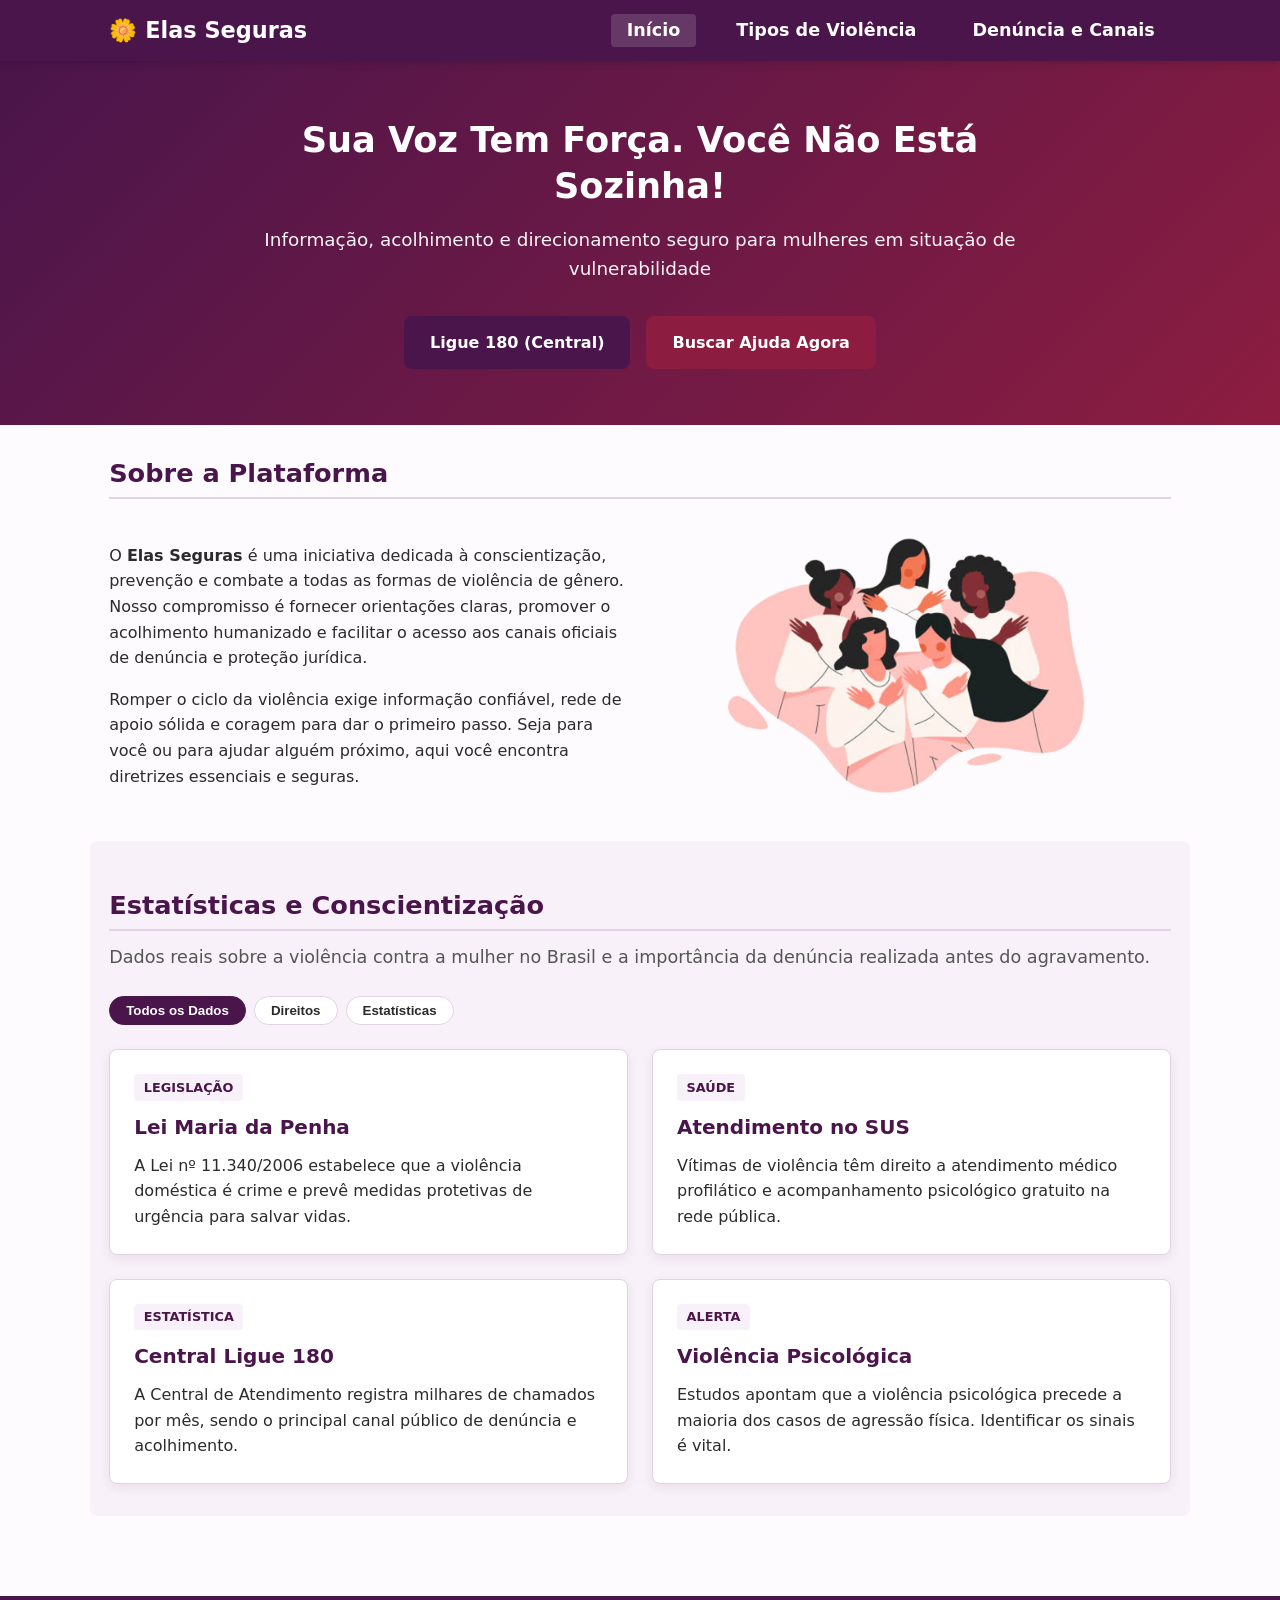
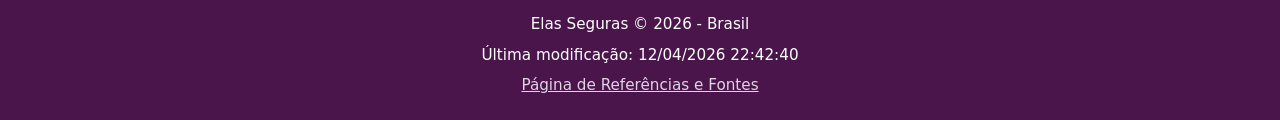
<file: projeto/index.html>
<!------------------------------------------
   Projeto: Elas Seguras
   Curso: WDD 131 - Fundamentos da Web Dinâmica
   Autor: Caroline Marques Morais Cardoso
------------------------------------------->

<!DOCTYPE html>
<html lang="pt-BR">
<head>
    <meta charset="UTF-8">
    <meta name="viewport" content="width=device-width, initial-scale=1.0">
    <meta name="description" content="Elas Seguras - Plataforma de informação, acolhimento e suporte para o enfrentamento da violência contra a mulher.">
    <meta name="author" content="Caroline Marques Morais Cardoso">
    <title>🌼 Elas Seguras</title>
    <link rel="stylesheet" href="estilo/projeto.css">
    <script src="scripts/projeto-final.js" defer></script>
</head>
<body>
    <header class="site-header">
        <div class="header-container">
            <div class="logo-container">
                <span class="logo-icon">🌼</span>
                <span class="logo-text">Elas Seguras</span>
            </div>
            <button class="hamburger-btn" id="hamburgerBtn" aria-label="Abrir menu de navegação">
                <span></span>
                <span></span>
                <span></span>
            </button>
            <nav class="nav-menu" id="navMenu">
                <ul>
                    <li><a href="index.html" class="active">Início</a></li>
                    <li><a href="tipos.html">Tipos de Violência</a></li>
                    <li><a href="denuncia.html">Denúncia e Canais</a></li>
                </ul>
            </nav>
        </div>
    </header>

    <main class="main-content">
        <section class="hero-banner">
            <div class="hero-overlay">
                <h1>Sua Voz Tem Força. Você Não Está Sozinha!</h1>
                <p>Informação, acolhimento e direcionamento seguro para mulheres em situação de vulnerabilidade</p>
                <div class="hero-actions">
                    <a href="https://www.gov.br/mulheres/pt-br/ligue180" class="btn btn-primary">Ligue 180 (Central)</a>
                    <a href="denuncia.html" class="btn btn-secondary">Buscar Ajuda Agora</a>
                </div>
            </div>
        </section>

        <section class="section-container">
            <h2>Sobre a Plataforma</h2>
            <div class="grid-2col">
                <div class="content-block">
                    <p>O <strong>Elas Seguras</strong> é uma iniciativa dedicada à conscientização, prevenção e combate a todas as formas de violência de gênero. Nosso compromisso é fornecer orientações claras, promover o acolhimento humanizado e facilitar o acesso aos canais oficiais de denúncia e proteção jurídica.</p>
                    <p>Romper o ciclo da violência exige informação confiável, rede de apoio sólida e coragem para dar o primeiro passo. Seja para você ou para ajudar alguém próximo, aqui você encontra diretrizes essenciais e seguras.</p>
                </div>
                <div class="image-block">
                    <img src="imagens/hero-imagem.png" alt="Ilustração de apoio e união entre mulheres" width="500" height="300" loading="lazy">
                </div>
            </div>
        </section>

        <section class="section-container bg-light">
            <h2>Estatísticas e Conscientização</h2>
            <p class="section-intro">Dados reais sobre a violência contra a mulher no Brasil e a importância da denúncia realizada antes do agravamento.</p>
            
            <div class="filter-controls">
                <button class="btn-filter active" data-filter="todos">Todos os Dados</button>
                <button class="btn-filter" data-filter="direitos">Direitos</button>
                <button class="btn-filter" data-filter="dados">Estatísticas</button>
            </div>

            <div id="cardsGrid" class="cards-grid">
            </div>
        </section>
    </main>

    <footer>
        <div class="footer-container">
            <p>Elas Seguras &copy; <span id="anoAtual"></span> - Brasil</p>
            <p>Última modificação: <span id="ultimaModificacao"></span></p>
            <p class="footer-links"><a href="referencias.html">Página de Referências e Fontes</a></p>
        </div>
    </footer>
</body>
</html>
</file>
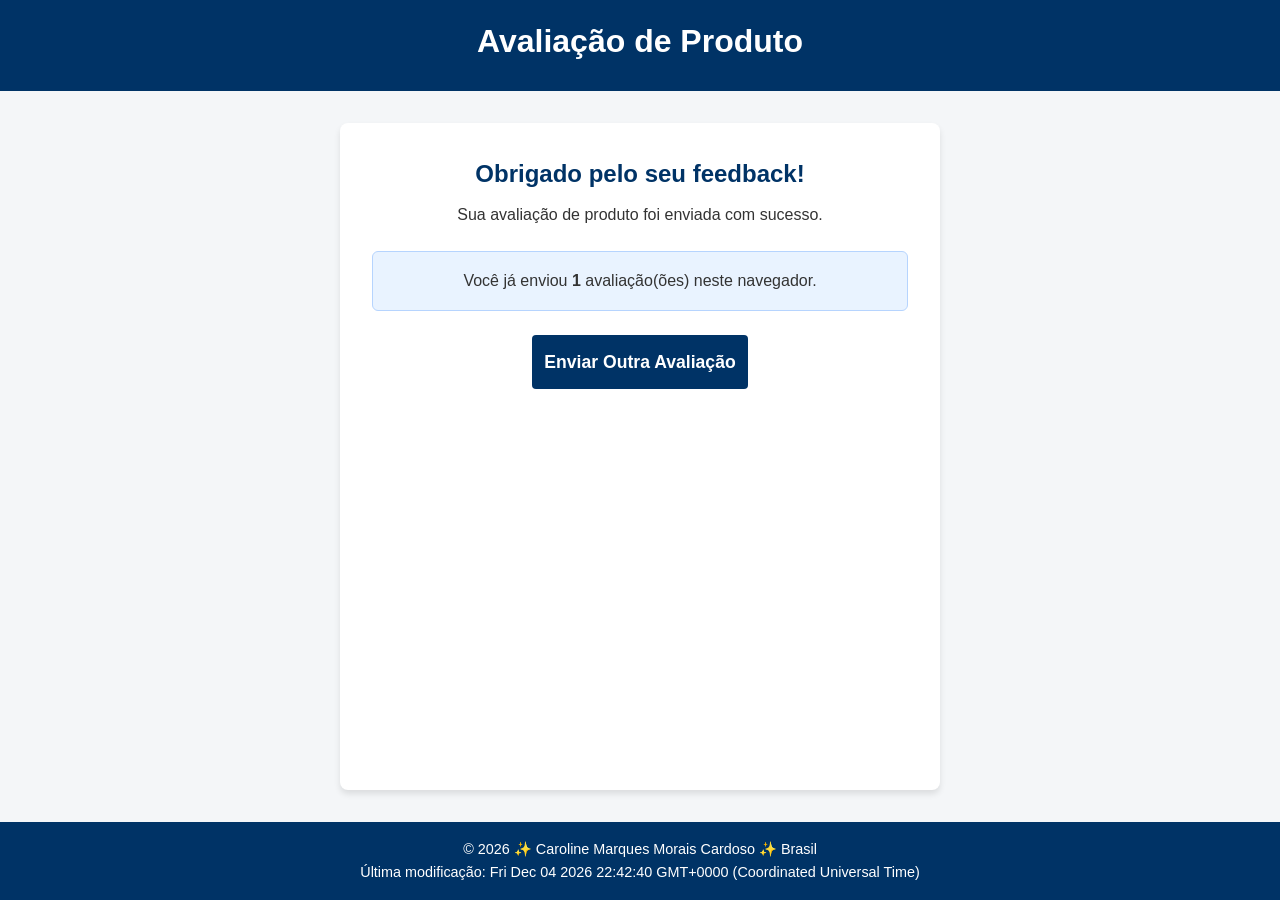
<file: avaliacao.html>
<!DOCTYPE html>
<html lang="pt-BR">
<head>
    <meta charset="UTF-8">
    <meta name="viewport" content="width=device-width, initial-scale=1.0">
    <meta name="description" content="Confirmação de Avaliação Enviada - WDD 131">
    <meta name="author" content="Caroline Marques Morais">
    <title>Obrigado pela Avaliação | WDD 131</title>
    <link rel="stylesheet" href="estilos/formulario.css">
    <script src="scripts/avaliacao.js" defer></script>
</head>
<body>
    <header>
        <h1>Avaliação de Produto</h1>
    </header>

    <main class="confirmation">
        <h2>Obrigado pelo seu feedback!</h2>
        <p>Sua avaliação de produto foi enviada com sucesso.</p>
        
        <div class="counter-box">
            <p>Você já enviou <strong id="review-count">0</strong> avaliação(ões) neste navegador.</p>
        </div>

        <a href="formulario.html" class="btn-back">Enviar Outra Avaliação</a>
    </main>

    <footer>
        <p>&copy; <span id="anoAtual"></span> ✨ Caroline Marques Morais Cardoso ✨ Brasil </p>
        <p> Última modificação: <span id="ultimaModificacao"></span></p>
    </footer>
</body>
</html>
</file>
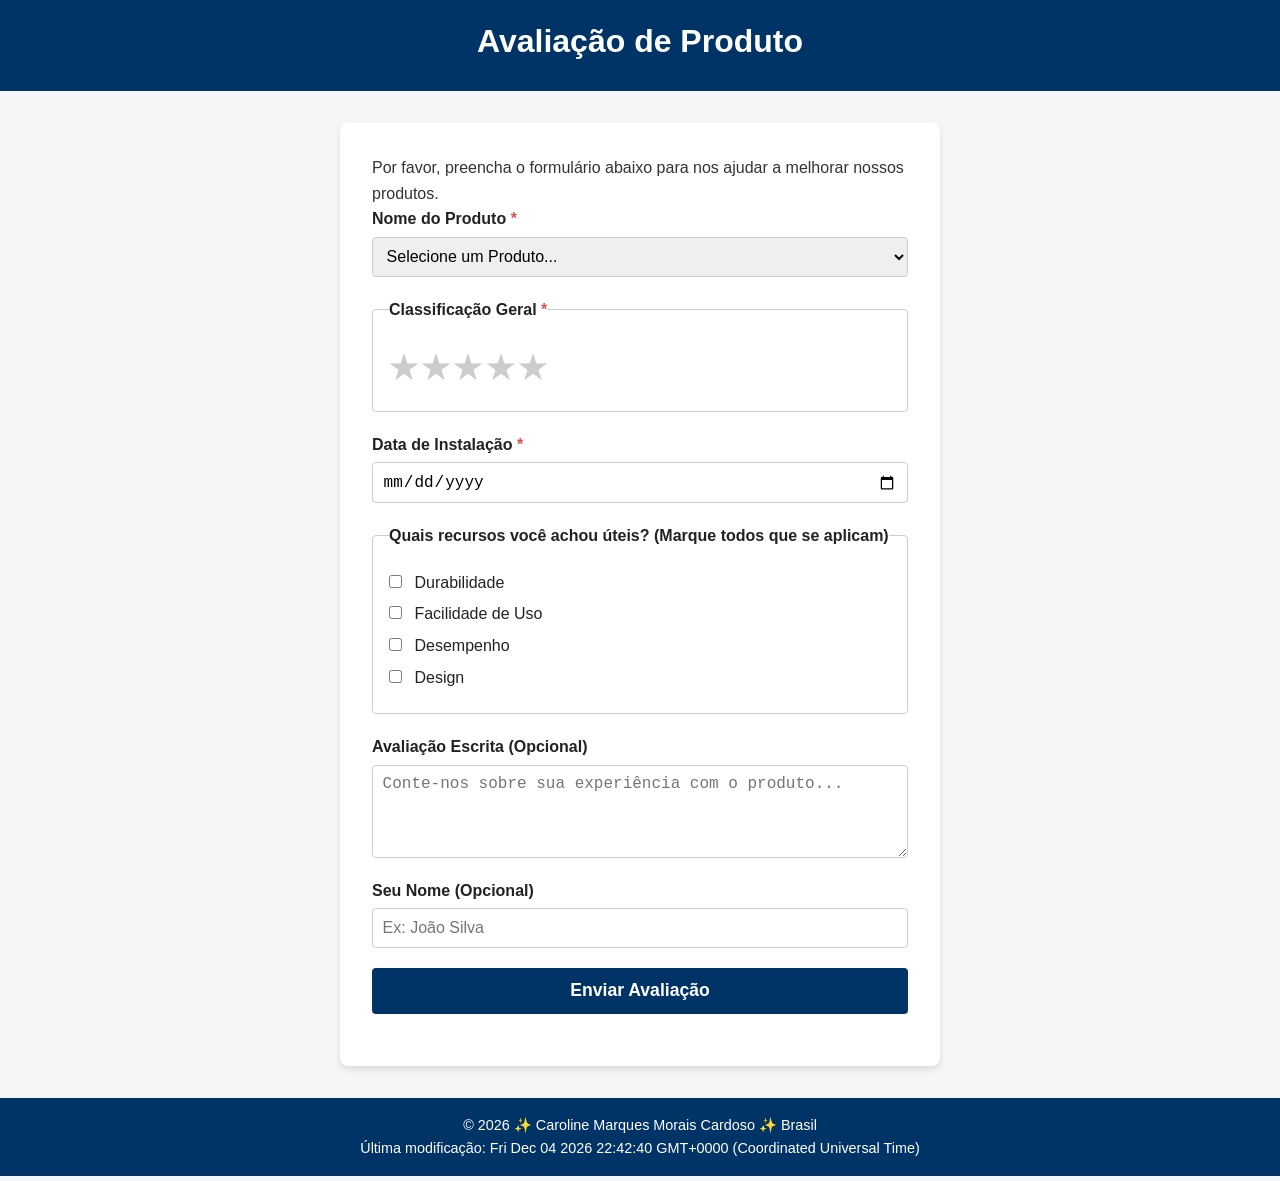
<file: formulario.html>
<!DOCTYPE html>
<html lang="pt-BR">
<head>
    <meta charset="UTF-8">
    <meta name="viewport" content="width=device-width, initial-scale=1.0">
    <meta name="description" content="Formulário de Avaliação de Produto - WDD 131 - Semana 5 - Caroline Cardoso">
    <meta name="author" content="Caroline Marques Morais">
    <title>Avaliação de Produto | WDD 131</title>
    <link rel="stylesheet" href="estilos/formulario.css">
    <script src="scripts/formulario.js" defer></script>
</head>
<body>
    <header>
        <h1>Avaliação de Produto</h1>
    </header>

    <main>
        <p>Por favor, preencha o formulário abaixo para nos ajudar a melhorar nossos produtos.</p>
        
        <form method="get" action="avaliacao.html" class="wf1">
            
            <div class="form-item">
                <label for="produto">Nome do Produto <span class="required">*</span></label>
                <select id="produto" name="produto" required>
                    <option value="" disabled selected>Selecione um Produto...</option>
                </select>
            </div>

            <fieldset class="form-item rating-fieldset">
                <legend>Classificação Geral <span class="required">*</span></legend>
                <div class="rating">
                    <input type="radio" id="star5" name="classificacao" value="5" required>
                    <label for="star5" title="5 estrelas">&#9733;</label>
                    
                    <input type="radio" id="star4" name="classificacao" value="4" required>
                    <label for="star4" title="4 estrelas">&#9733;</label>
                    
                    <input type="radio" id="star3" name="classificacao" value="3" required>
                    <label for="star3" title="3 estrelas">&#9733;</label>
                    
                    <input type="radio" id="star2" name="classificacao" value="2" required>
                    <label for="star2" title="2 estrelas">&#9733;</label>
                    
                    <input type="radio" id="star1" name="classificacao" value="1" required>
                    <label for="star1" title="1 estrela">&#9733;</label>
                </div>
            </fieldset>

            <div class="form-item">
                <label for="data-instalacao">Data de Instalação <span class="required">*</span></label>
                <input type="date" id="data-instalacao" name="data-instalacao" required>
            </div>

            <fieldset class="form-item checkboxes">
                <legend>Quais recursos você achou úteis? (Marque todos que se aplicam)</legend>
                <label><input type="checkbox" id="recurso-durabilidade" name="recursos" value="durabilidade"> Durabilidade</label>
                <label><input type="checkbox" id="recurso-facilidade" name="recursos" value="facilidade_uso"> Facilidade de Uso</label>
                <label><input type="checkbox" id="recurso-desempenho" name="recursos" value="desempenho"> Desempenho</label>
                <label><input type="checkbox" id="recurso-design" name="recursos" value="design"> Design</label>
            </fieldset>

            <div class="form-item">
                <label for="avaliacao-texto">Avaliação Escrita (Opcional)</label>
                <textarea id="avaliacao-texto" name="avaliacao-texto" rows="4" placeholder="Conte-nos sobre sua experiência com o produto..."></textarea>
            </div>

            <div class="form-item">
                <label for="usuario">Seu Nome (Opcional)</label>
                <input type="text" id="usuario" name="usuario" placeholder="Ex: João Silva">
            </div>

            <div class="form-item">
                <input type="submit" value="Enviar Avaliação" class="submitBtn">
            </div>
        </form>
    </main>

    <footer>
        <p>&copy; <span id="anoAtual"></span> ✨ Caroline Marques Morais Cardoso ✨ Brasil </p>
        <p> Última modificação: <span id="ultimaModificacao"></span></p>
    </footer>
</body>
</html>
</file>
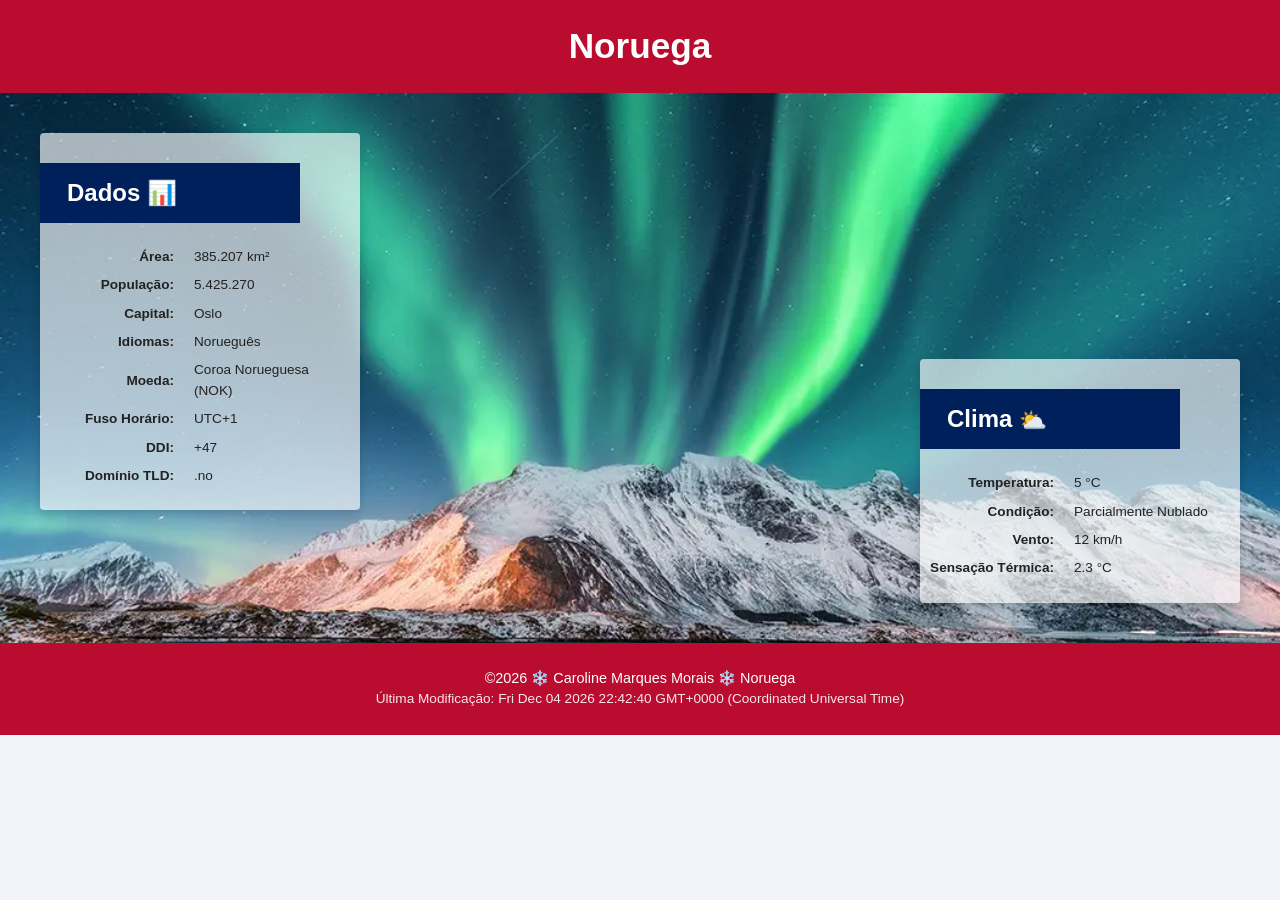
<file: local.html>
<!DOCTYPE html>
<html lang="pt-BR">
<head>
    <meta charset="UTF-8">
    <meta name="viewport" content="width=device-width, initial-scale=1.0">
    <title>Página do País - Noruega</title>
    <meta name="description" content="Página informativa sobre a Noruega, incluindo dados gerais e informações dinâmicas de clima, além de imagens representativas do país.">
    <meta name="author" content="Caroline Marques Morais Cardoso">
    <link rel="stylesheet" href="estilos/local.css">
    <link rel="stylesheet" href="estilos/local-grande.css">
    <script src="scripts/clima.js" defer></script>
</head>
<body>
    <header>
        <h1>Noruega</h1>
    </header>
    
    <div class="divisor"></div>

    <main>
        <section class="hero-container">
            <picture class="hero-image">
                <source srcset="imagens/imagem-principal-grande.webp" media="(min-width: 768px)">
                <img src="imagens/imagem-principal-pequena.webp" alt="Auroras boreais podem ser vistas em locais remotos da Noruega" width="640" height="360">
            </picture>
            <section class="card data-card">
                <div class="card-title-box">
                    <h2>Dados 📊</h2>
                </div>
                <table class="info-table">
                    <tr>
                        <td class="label">Área:</td>
                        <td>385.207 km²</td>
                    </tr>
                    <tr>
                        <td class="label">População:</td>
                        <td>5.425.270</td>
                    </tr>
                    <tr>
                        <td class="label">Capital:</td>
                        <td>Oslo</td>
                    </tr>
                    <tr>
                        <td class="label">Idiomas:</td>
                        <td>Norueguês</td>
                    </tr>
                    <tr>
                        <td class="label">Moeda:</td>
                        <td>Coroa Norueguesa (NOK)</td>
                    </tr>
                    <tr>
                        <td class="label">Fuso Horário:</td>
                        <td>UTC+1</td>
                    </tr>
                    <tr>
                        <td class="label">DDI:</td>
                        <td>+47</td>
                    </tr>
                    <tr>
                        <td class="label">Domínio TLD:</td>
                        <td>.no</td>
                    </tr>
                </table>
            </section>

            <section class="card weather-card">
                <div class="card-title-box">
                    <h2 class="weather-title">Clima</h2>
                </div>
                
                <div class="weather-icon-mobile">
                    <svg xmlns="http://www.w3.org/2000/svg" viewBox="0 0 24 24" width="64" height="64">
                        <path fill="#FFA000" d="M12 6a3 3 0 1 1 0 6 3 3 0 0 1 0-6m0-2a5 5 0 1 0 0 10 5 5 0 0 0 0-10"/>
                        <path fill="#B0BEC5" d="M19.3 14.8C19 12.3 17 10.5 14.5 10.5c-1.2 0-2.3.4-3.2 1.2-.8-.7-1.9-1.2-3.1-1.2C5.9 10.5 4 12.3 3.7 14.8c-1 .3-1.7 1.2-1.7 2.3 0 1.4 1.1 2.4 2.5 2.4h14.9c1.4 0 2.5-1.1 2.5-2.4 0-1.1-.7-2-1.6-2.3"/>
                    </svg>
                </div>

                <table class="info-table">
                    <tr>
                        <td class="label">Temperatura:</td>
                        <td><span id="temp">5</span> °C</td>
                    </tr>
                    <tr>
                        <td class="label">Condição:</td>
                        <td>Parcialmente Nublado</td>
                    </tr>
                    <tr>
                        <td class="label">Vento:</td>
                        <td><span id="wind">12</span> km/h</td>
                    </tr>
                    <tr>
                        <td class="label">Sensação Térmica:</td>
                        <td><span id="windchill"></span></td>
                    </tr>
                </table>
            </section>
        </section>
    </main>

    <footer>
        <p>&copy;<span id="anoAtual"></span> ❄️ Caroline Marques Morais ❄️ Noruega</p>
        <p class="last-modified">Última Modificação: <span id="ultimaModificacao"></span></p>
    </footer>
</body>
</html>
</file>
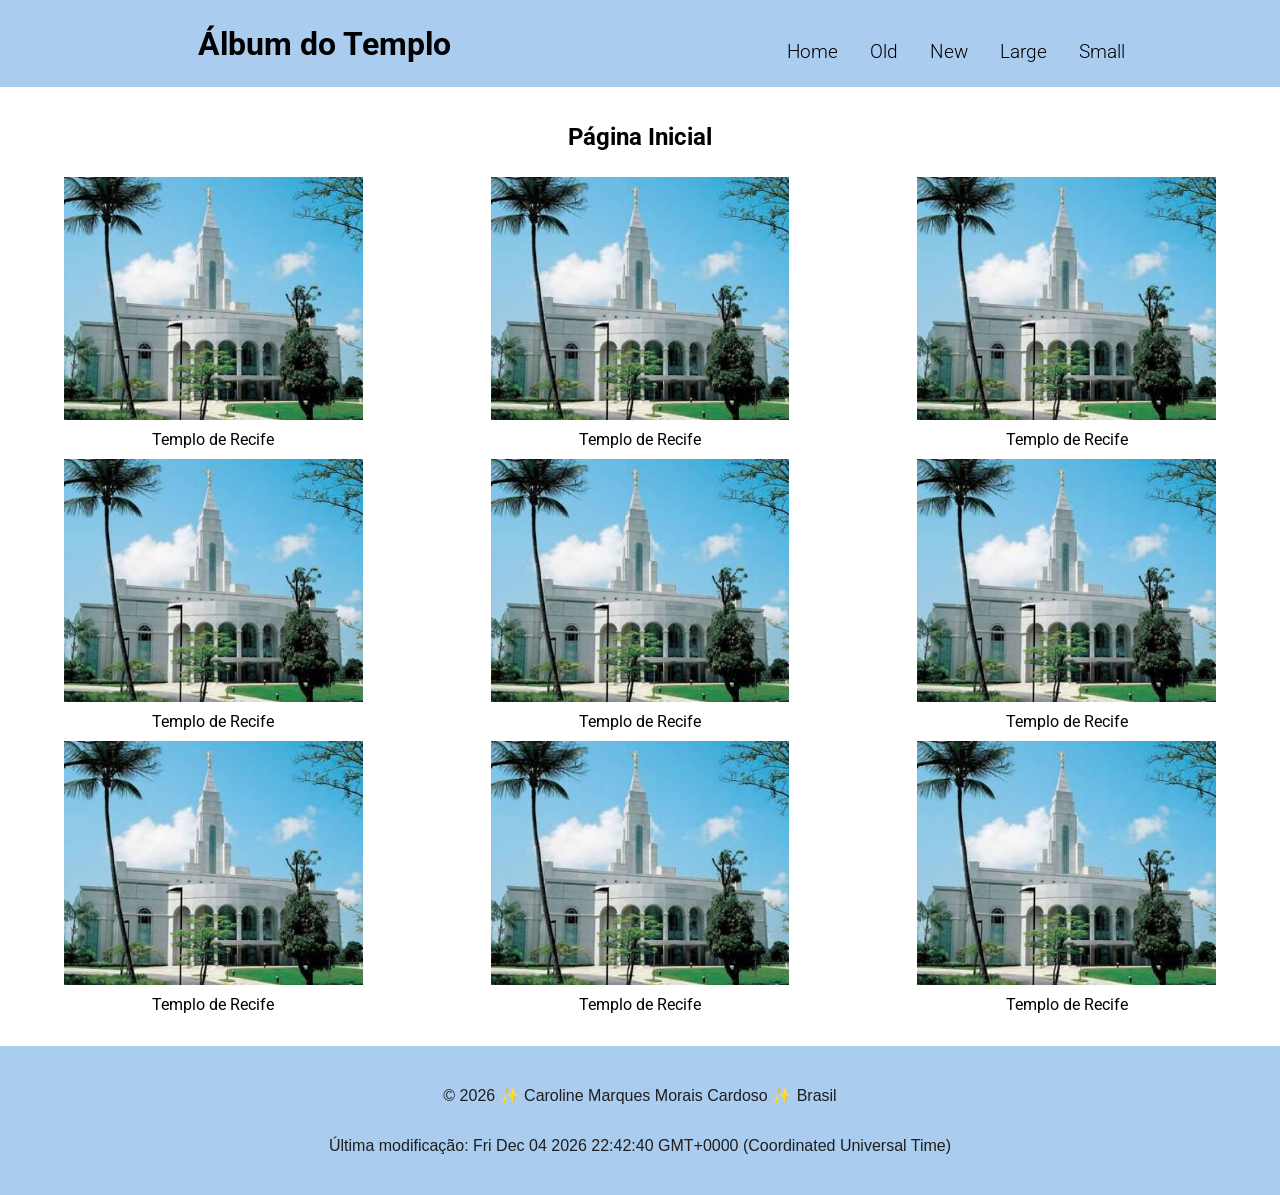
<file: templos.html>
<!DOCTYPE html>
<html lang="pt-BR">

<head>
    <meta charset="UTF-8">
    <meta name="viewport" content="width=device-width, initial-scale=1.0">
    <title>WDD 131 Templos</title>
    <meta name="description" content="Página para apreciar os incriveis templos que temos em todo o mundo.">
    <meta name="author" content="Caroline Marques Morais Cardoso">
    <link rel="preconnect" href="https://fonts.googleapis.com">
    <link rel="preconnect" href="https://fonts.gstatic.com" crossorigin>
    <link href="https://fonts.googleapis.com/css?family=Roboto&display-swap" rel="stylesheet">
    <link rel="stylesheet" href="estilos/templos.css">
    <link rel="stylesheet" href="estilos/templos-grande.css">
    <script src="scripts/templos.js" defer></script>
</head>

<body>
    <header>
        <div class="container">
            <div class="container1">
            <h1>Álbum do Templo</h1>
            <a id="menu" href="#"></a>
            </div>
            <div class="container2">
            <nav>
                <ul class="navigation">
                    <li><a href="#">Home</a></li>
                    <li><a href="#">Old</a></li>
                    <li><a href="#">New</a></li>
                    <li><a href="#">Large</a></li>
                    <li><a href="#">Small</a></li>
                </ul>
            </nav>
            </div>
        </div>
    </header>
    <main>
        <section>
            <h2>Página Inicial</h2>
        <div class="alinhar">
            <figure>
                <img src="imagens/templo.jpg" alt="">
                <figcaption>Templo de Recife</figcaption>
            </figure>
            <figure>
                <img src="imagens/templo.jpg" alt="">
                <figcaption>Templo de Recife</figcaption>
            </figure>
            <figure>
                <img src="imagens/templo.jpg" alt="">
                <figcaption>Templo de Recife</figcaption>
            </figure>
            <figure>
                <img src="imagens/templo.jpg" alt="">
                <figcaption>Templo de Recife</figcaption>
            </figure>
            <figure>
                <img src="imagens/templo.jpg" alt="">
                <figcaption>Templo de Recife</figcaption>
            </figure>
            <figure>
                <img src="imagens/templo.jpg" alt="">
                <figcaption>Templo de Recife</figcaption>
            </figure>
            <figure>
                <img src="imagens/templo.jpg" alt="">
                <figcaption>Templo de Recife</figcaption>
            </figure>
            <figure>
                <img src="imagens/templo.jpg" alt="">
                <figcaption>Templo de Recife</figcaption>
            </figure>
            <figure>
                <img src="imagens/templo.jpg" alt="">
                <figcaption>Templo de Recife</figcaption>
            </figure>
        </div>
        </section>
    </main>
    <footer>
        <p>&copy; <span id="anoAtual"></span> ✨ Caroline Marques Morais Cardoso ✨ Brasil </p>
        <p> Última modificação: <span id="ultimaModificacao"></span></p>
    </footer>

</body>

</html>
</file>
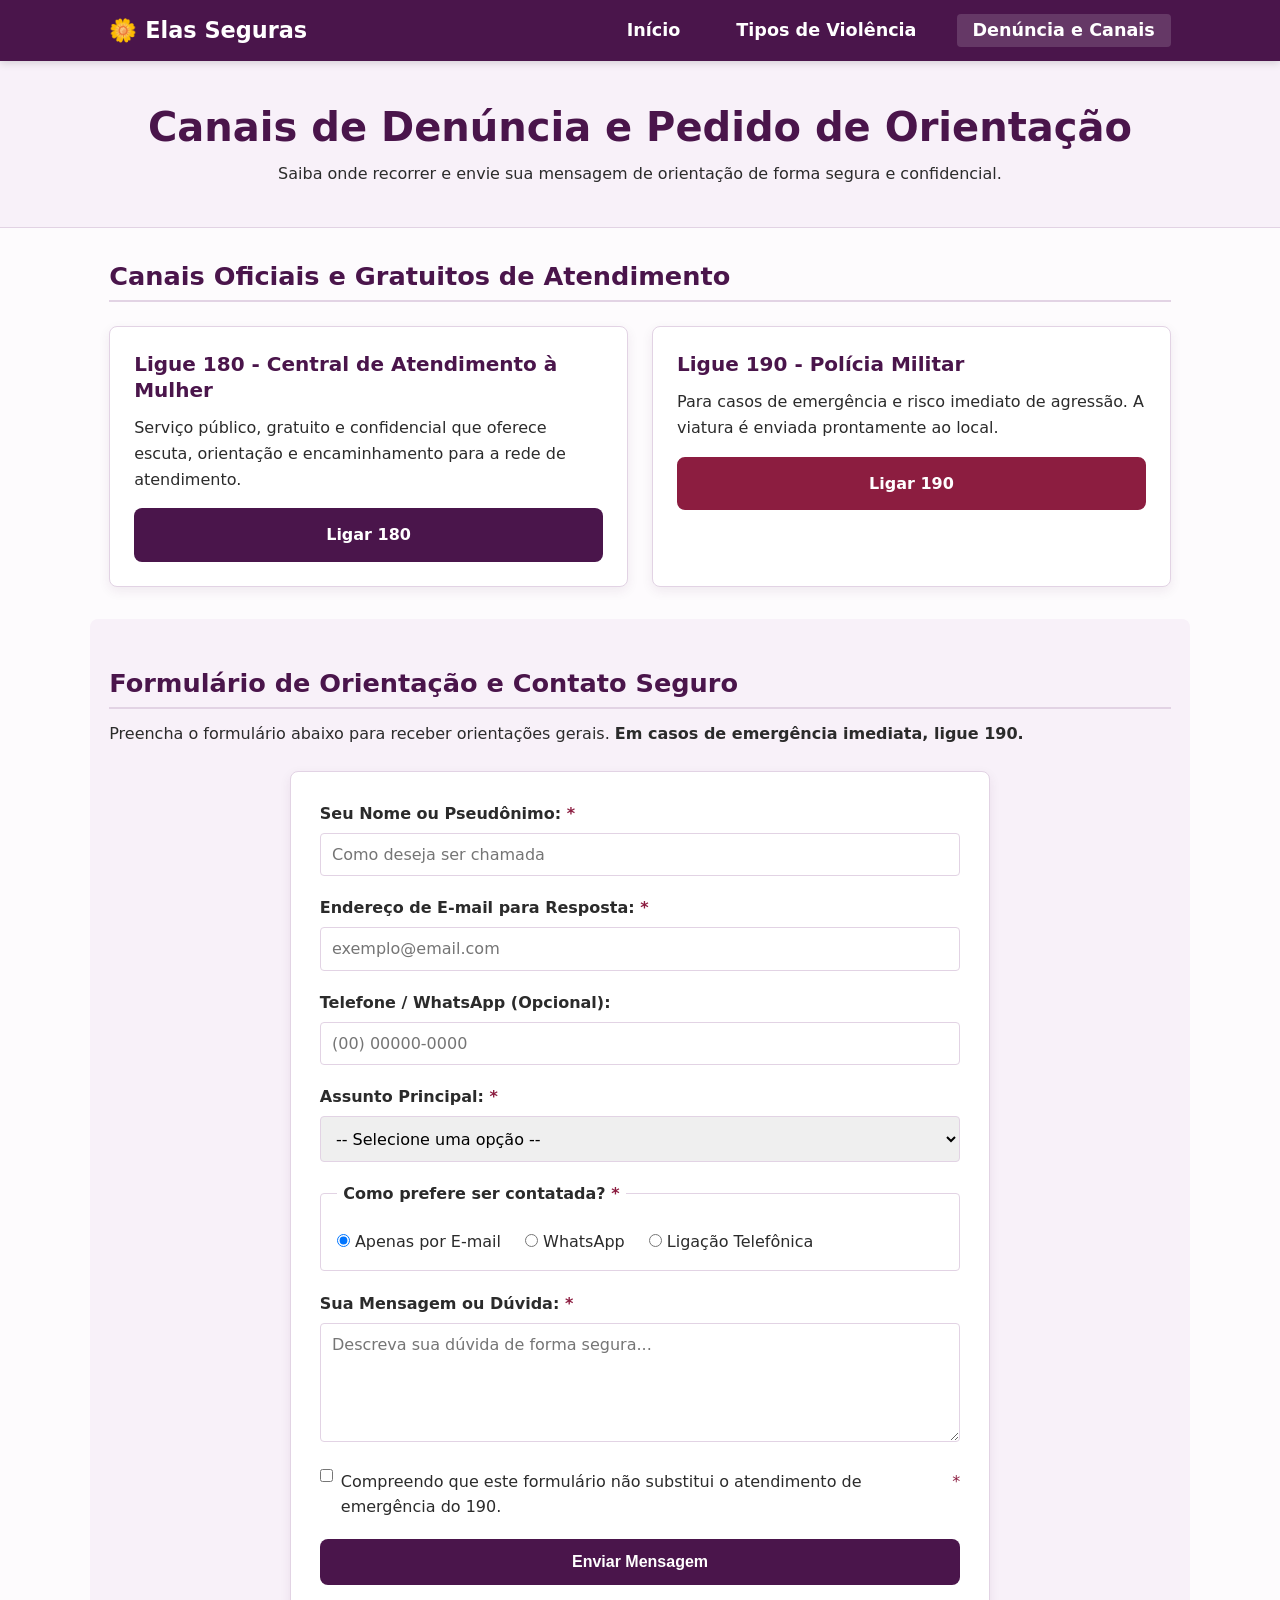
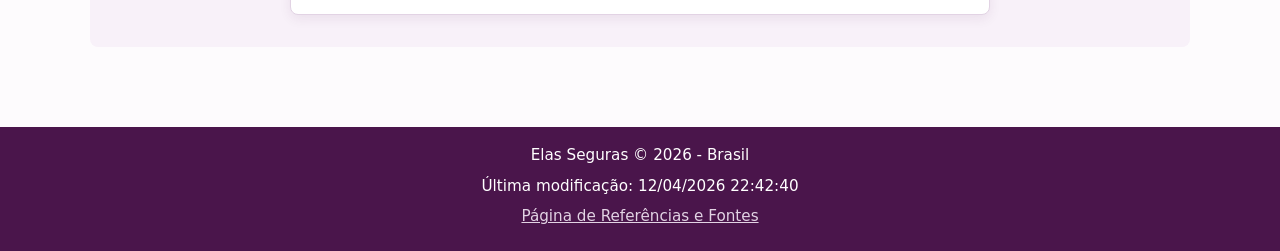
<file: projeto/denuncia.html>
<!------------------------------------------
   Projeto: Elas Seguras
   Curso: WDD 131 - Fundamentos da Web Dinâmica
   Autor: Caroline Marques Morais Cardoso
------------------------------------------->

<!DOCTYPE html>
<html lang="pt-BR">
<head>
    <meta charset="UTF-8">
    <meta name="viewport" content="width=device-width, initial-scale=1.0">
    <meta name="description" content="Canais de denúncia, atendimento de emergência e formulário de orientação segura do Elas Seguras.">
    <meta name="author" content="Caroline Marques Morais Cardoso">
    <title>🌼 Elas Seguras</title>
    <link rel="stylesheet" href="estilo/projeto.css">
    <script src="scripts/projeto-final.js" defer></script>
</head>
<body>
    <header class="site-header">
        <div class="header-container">
            <div class="logo-container">
                <span class="logo-icon">🌼</span>
                <span class="logo-text">Elas Seguras</span>
            </div>
            <button class="hamburger-btn" id="hamburgerBtn" aria-label="Abrir menu de navegação">
                <span></span>
                <span></span>
                <span></span>
            </button>
            <nav class="nav-menu" id="navMenu">
                <ul>
                    <li><a href="index.html">Início</a></li>
                    <li><a href="tipos.html">Tipos de Violência</a></li>
                    <li><a href="denuncia.html" class="active">Denúncia e Canais</a></li>
                </ul>
            </nav>
        </div>
    </header>

    <main class="main-content">
        <section class="page-title-banner">
            <h1>Canais de Denúncia e Pedido de Orientação</h1>
            <p>Saiba onde recorrer e envie sua mensagem de orientação de forma segura e confidencial.</p>
        </section>

        <section class="section-container">
            <h2>Canais Oficiais e Gratuitos de Atendimento</h2>
            <div class="channels-grid">
                <div class="channel-card">
                    <h3>Ligue 180 - Central de Atendimento à Mulher</h3>
                    <p>Serviço público, gratuito e confidencial que oferece escuta, orientação e encaminhamento para a rede de atendimento.</p>
                    <a href="https://www.gov.br/mulheres/pt-br/ligue180" class="btn btn-primary">Ligar 180</a>
                </div>
                <div class="channel-card">
                    <h3>Ligue 190 - Polícia Militar</h3>
                    <p>Para casos de emergência e risco imediato de agressão. A viatura é enviada prontamente ao local.</p>
                    <a href="#" class="btn btn-secondary">Ligar 190</a>
                </div>
            </div>
        </section>

        <section class="section-container bg-light">
            <h2>Formulário de Orientação e Contato Seguro</h2>
            <p>Preencha o formulário abaixo para receber orientações gerais. <strong>Em casos de emergência imediata, ligue 190.</strong></p>

            <form id="contactForm" action="denuncia.html" method="get" class="form-container">
                <div class="form-group">
                    <label for="userName">Seu Nome ou Pseudônimo: <span class="required">*</span></label>
                    <input type="text" id="userName" name="userName" required placeholder="Como deseja ser chamada">
                </div>

                <div class="form-group">
                    <label for="userEmail">Endereço de E-mail para Resposta: <span class="required">*</span></label>
                    <input type="email" id="userEmail" name="userEmail" required placeholder="exemplo@email.com">
                </div>

                <div class="form-group">
                    <label for="userPhone">Telefone / WhatsApp (Opcional):</label>
                    <input type="tel" id="userPhone" name="userPhone" placeholder="(00) 00000-0000">
                </div>

                <div class="form-group">
                    <label for="subjectType">Assunto Principal: <span class="required">*</span></label>
                    <select id="subjectType" name="subjectType" required>
                        <option value="">-- Selecione uma opção --</option>
                        <option value="orientacao">Orientação Geral / Dúvidas</option>
                        <option value="medida_protetiva">Informações sobre Medida Protetiva</option>
                        <option value="apoio_psicologico">Busca por Apoio Psicológico</option>
                        <option value="outros">Outros Assuntos</option>
                    </select>
                </div>

                <fieldset class="form-fieldset">
                    <legend>Como prefere ser contatada? <span class="required">*</span></legend>
                    <div class="radio-group">
                        <label><input type="radio" name="contactPref" value="email" checked required> Apenas por E-mail</label>
                        <label><input type="radio" name="contactPref" value="whatsapp"> WhatsApp</label>
                        <label><input type="radio" name="contactPref" value="telefone"> Ligação Telefônica</label>
                    </div>
                </fieldset>

                <div class="form-group">
                    <label for="userMessage">Sua Mensagem ou Dúvida: <span class="required">*</span></label>
                    <textarea id="userMessage" name="userMessage" rows="5" required placeholder="Descreva sua dúvida de forma segura..."></textarea>
                </div>

                <div class="form-group checkbox-group">
                    <label>
                        <input type="checkbox" id="termsConsent" name="termsConsent" required>
                        Compreendo que este formulário não substitui o atendimento de emergência do 190. <span class="required">*</span>
                    </label>
                </div>

                <button type="submit" class="btn btn-primary btn-submit">Enviar Mensagem</button>
            </form>

            <div id="formFeedback" class="feedback-message" style="display: none;"></div>
        </section>
    </main>

    <footer>
        <div class="footer-container">
            <p>Elas Seguras &copy; <span id="anoAtual"></span> - Brasil</p>
            <p>Última modificação: <span id="ultimaModificacao"></span></p>
            <p class="footer-links"><a href="referencias.html">Página de Referências e Fontes</a></p>
        </div>
    </footer>
</body>
</html>
</file>
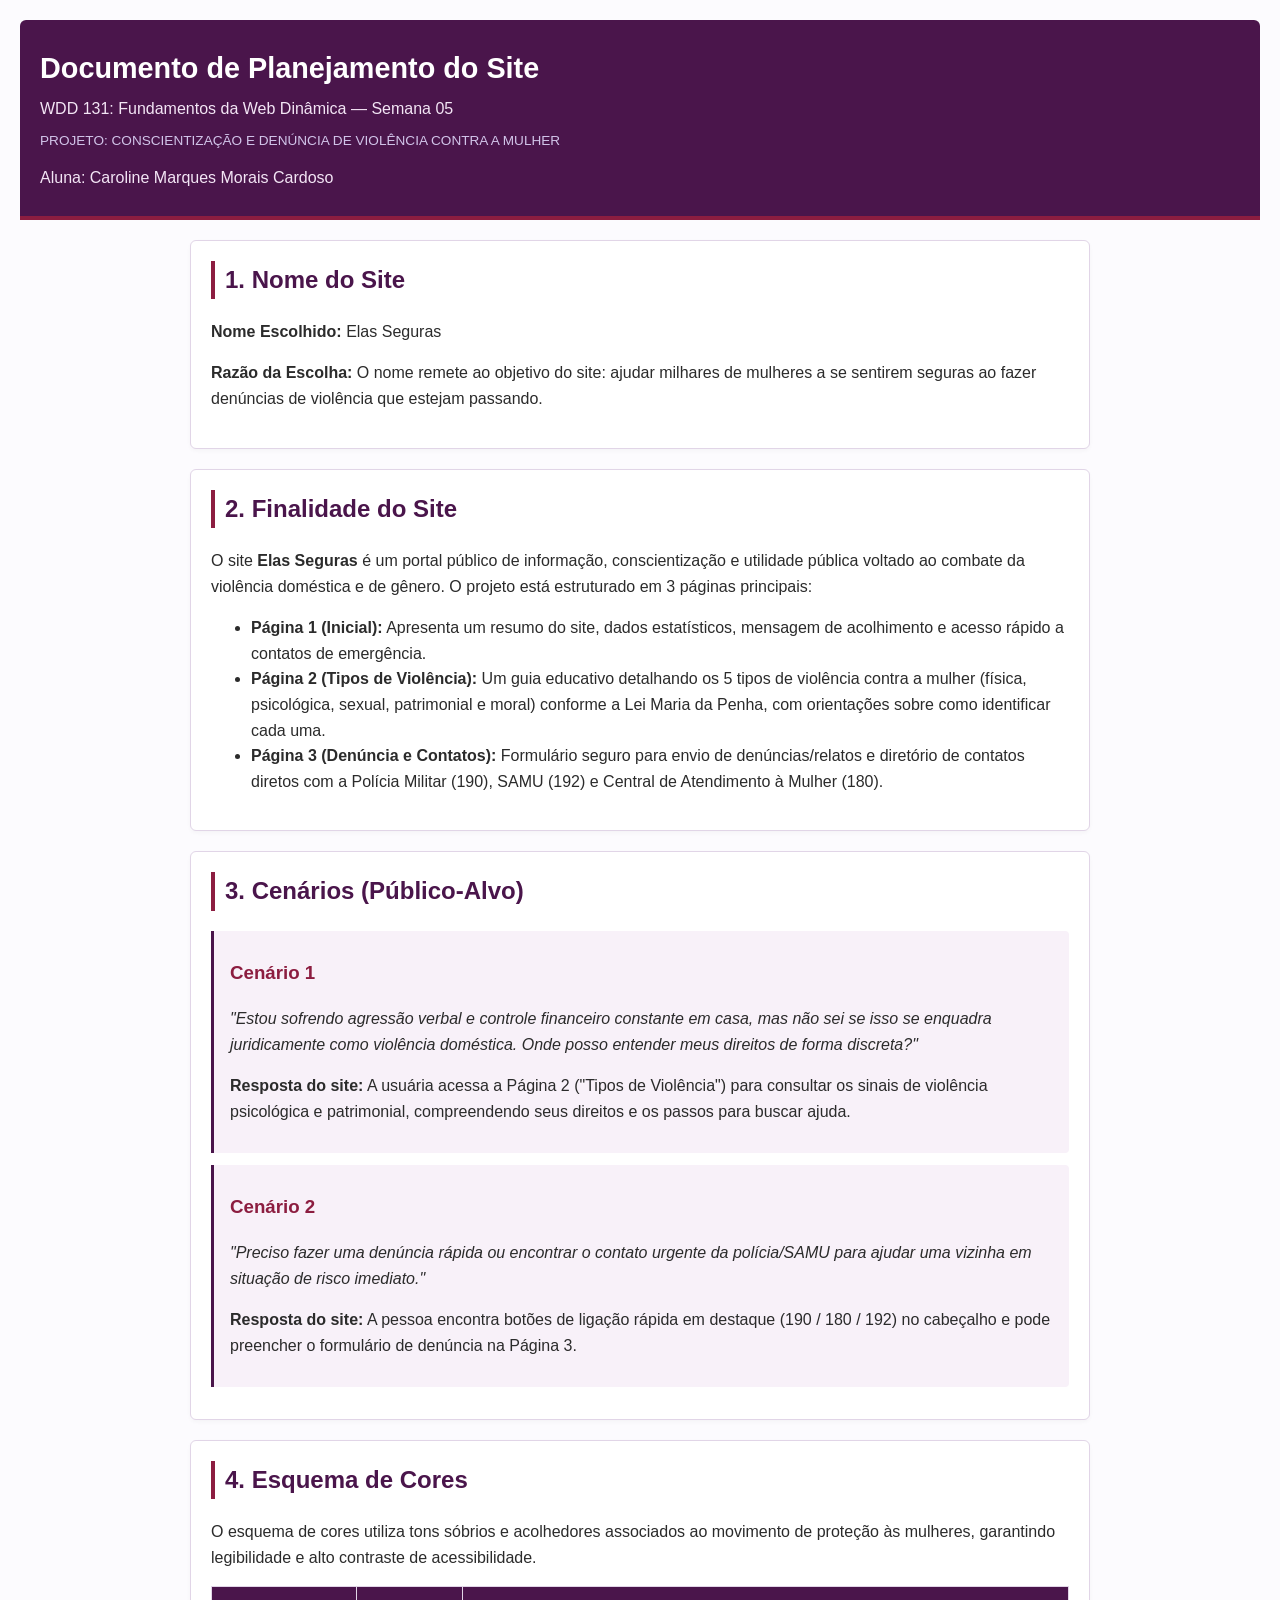
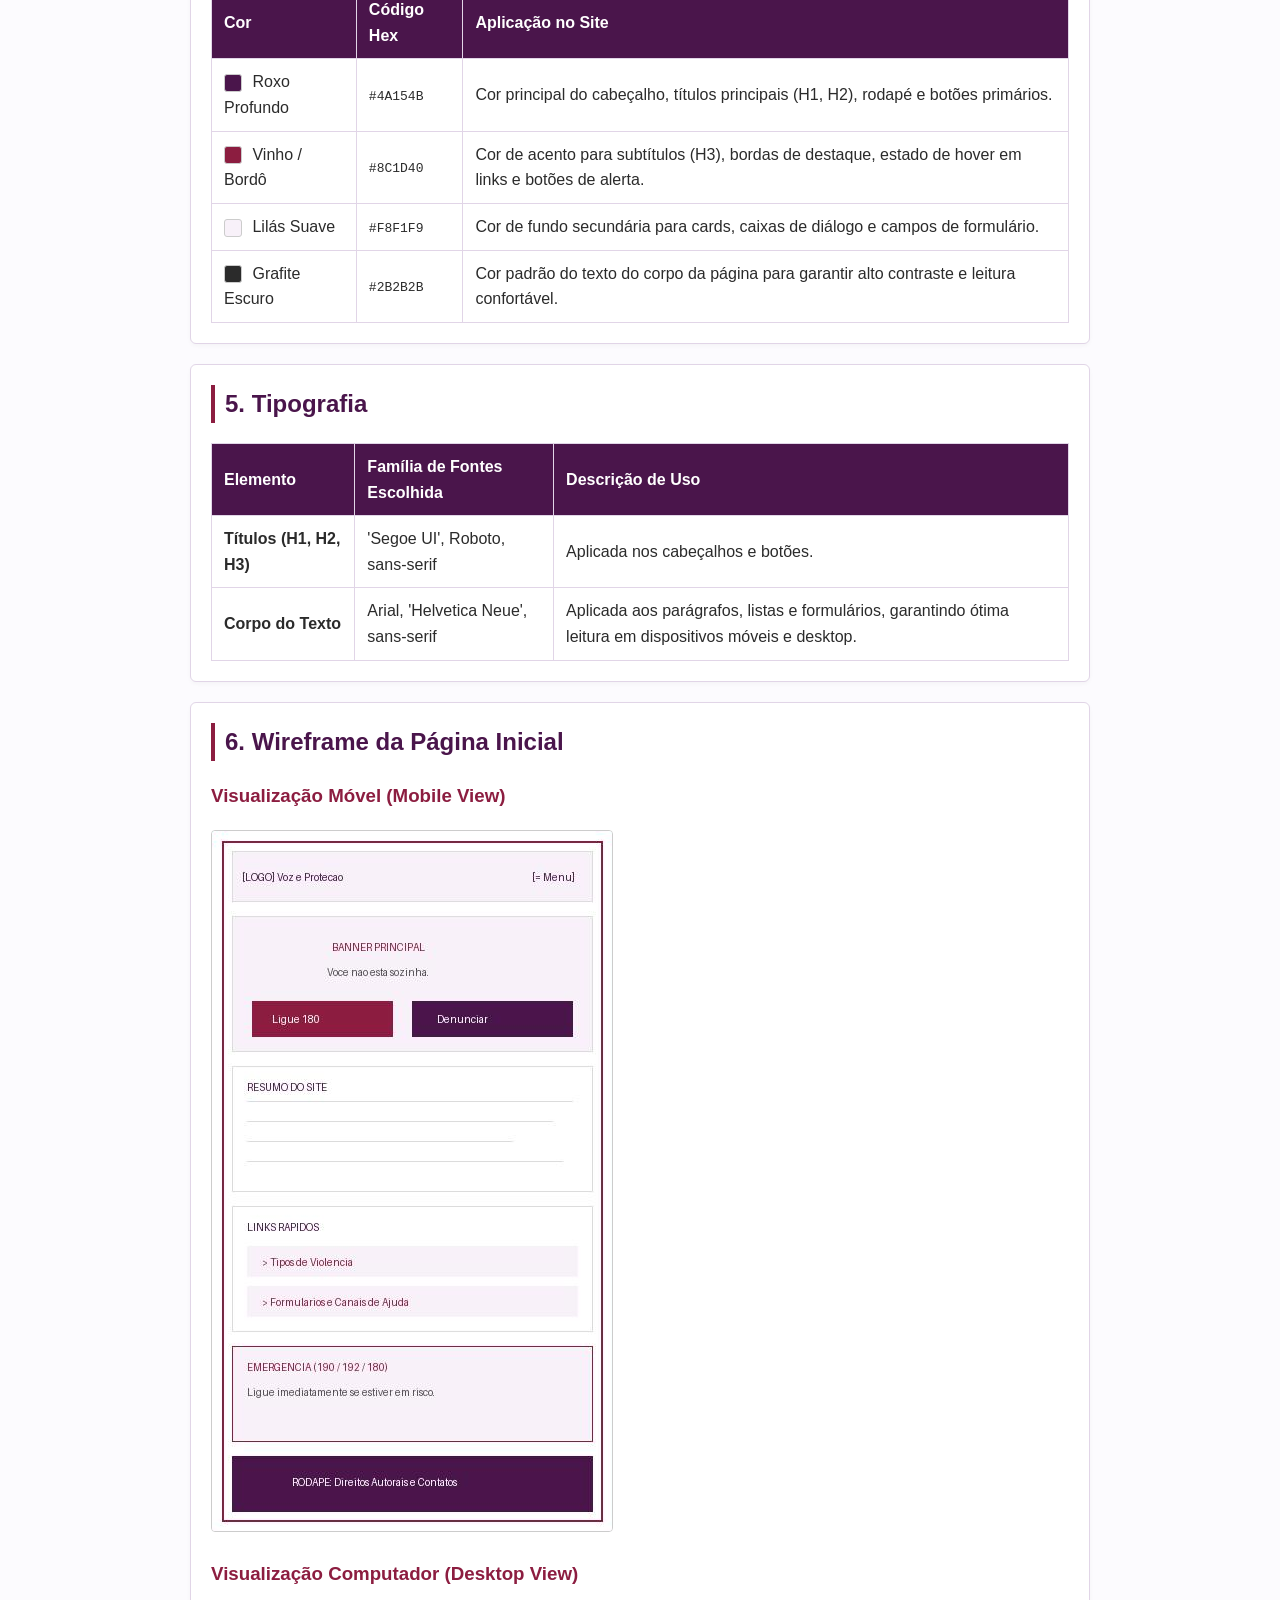
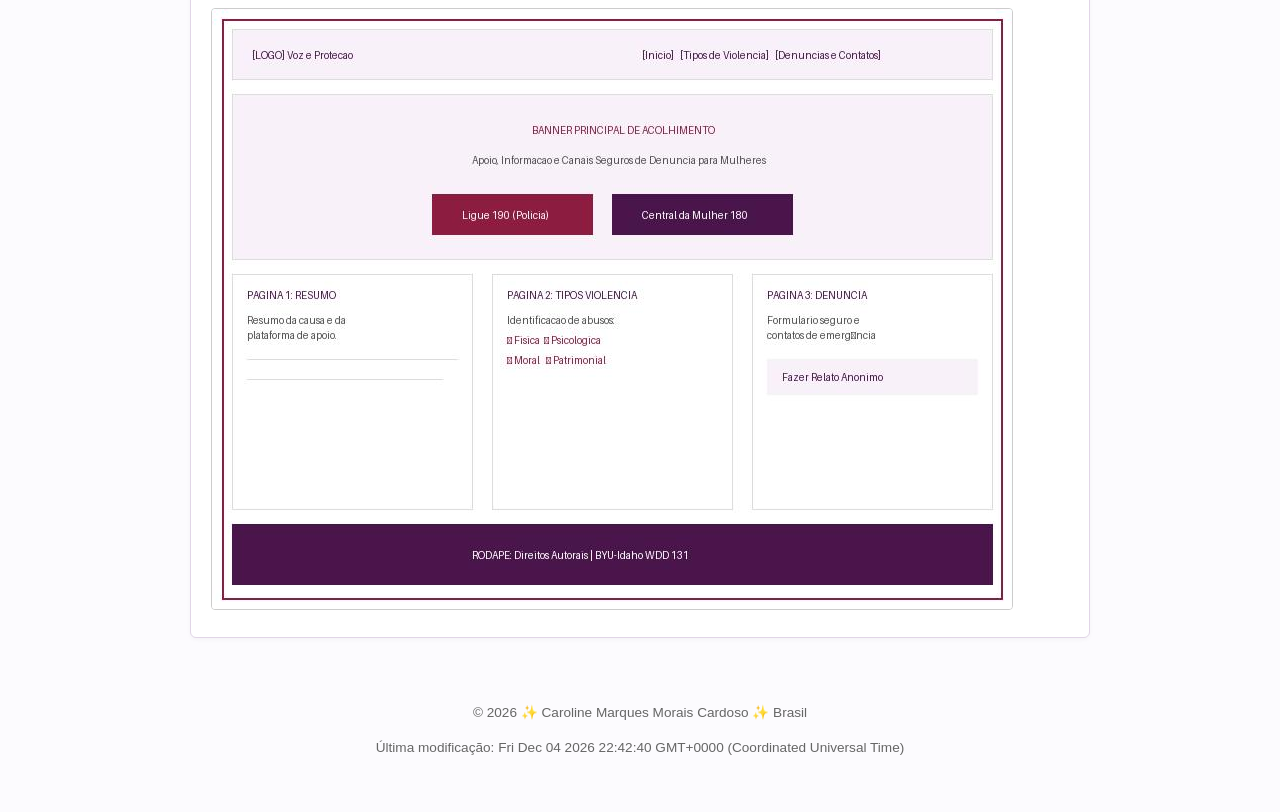
<file: projeto/planejamentodosite.html>
<!DOCTYPE html>
<html lang="pt-BR">

<head>
    <meta charset="UTF-8">
    <meta name="viewport" content="width=device-width, initial-scale=1.0">
    <meta name="description" content="Site de denúncia e informações sobre violência doméstica voltado ao público feminino.">
    <title>Planejamento do Site - Elas Seguras</title>
    <link rel="stylesheet" href="estilo/estilo.css">
    <script src="scripts/projeto.js" defer></script>
</head>

<body>

    <header>
        <h1>Documento de Planejamento do Site</h1>
        <p class="subtitle">WDD 131: Fundamentos da Web Dinâmica — Semana 05</p>
        <p class="meta">Projeto: Conscientização e Denúncia de Violência Contra a Mulher</p>
        <p class="subtitle">Aluna: Caroline Marques Morais Cardoso</p>
    </header>

    <main>
        <section class="card">
            <h2>1. Nome do Site</h2>
            <p><strong>Nome Escolhido:</strong> Elas Seguras</p>
            <p><strong>Razão da Escolha:</strong> O nome remete ao objetivo do site: ajudar milhares de mulheres a se sentirem seguras ao fazer denúncias de violência que estejam passando.</p>
        </section>

        <section class="card">
            <h2>2. Finalidade do Site</h2>
            <p>O site <strong>Elas Seguras</strong> é um portal público de informação, conscientização e utilidade
                pública voltado ao combate da violência doméstica e de gênero. O projeto está estruturado em 3 páginas
                principais:</p>
            <ul>
                <li><strong>Página 1 (Inicial):</strong> Apresenta um resumo do site, dados estatísticos, mensagem de
                    acolhimento e acesso rápido a contatos de emergência.</li>
                <li><strong>Página 2 (Tipos de Violência):</strong> Um guia educativo detalhando os 5 tipos de violência
                    contra a mulher (física, psicológica, sexual, patrimonial e moral) conforme a Lei Maria da Penha,
                    com orientações sobre como identificar cada uma.</li>
                <li><strong>Página 3 (Denúncia e Contatos):</strong> Formulário seguro para envio de denúncias/relatos e
                    diretório de contatos diretos com a Polícia Militar (190), SAMU (192) e Central de Atendimento à
                    Mulher (180).</li>
            </ul>
        </section>

        <section class="card">
            <h2>3. Cenários (Público-Alvo)</h2>
            <div class="scenario">
                <h3>Cenário 1</h3>
                <p><em>"Estou sofrendo agressão verbal e controle financeiro constante em casa, mas não sei se isso se
                        enquadra juridicamente como violência doméstica. Onde posso entender meus direitos de forma
                        discreta?"</em></p>
                <p><strong>Resposta do site:</strong> A usuária acessa a Página 2 ("Tipos de Violência") para consultar
                    os sinais de violência psicológica e patrimonial, compreendendo seus direitos e os passos para
                    buscar ajuda.</p>
            </div>
            <div class="scenario">
                <h3>Cenário 2</h3>
                <p><em>"Preciso fazer uma denúncia rápida ou encontrar o contato urgente da polícia/SAMU para ajudar uma
                        vizinha em situação de risco imediato."</em></p>
                <p><strong>Resposta do site:</strong> A pessoa encontra botões de ligação rápida em destaque (190 / 180
                    / 192) no cabeçalho e pode preencher o formulário de denúncia na Página 3.</p>
            </div>
        </section>

        <section class="card">
            <h2>4. Esquema de Cores</h2>
            <p>O esquema de cores utiliza tons sóbrios e acolhedores associados ao movimento de proteção às mulheres,
                garantindo legibilidade e alto contraste de acessibilidade.</p>
            <table>
                <thead>
                    <tr>
                        <th>Cor</th>
                        <th>Código Hex</th>
                        <th>Aplicação no Site</th>
                    </tr>
                </thead>
                <tbody>
                    <tr>
                        <td><span class="swatch color-primary"></span> Roxo Profundo</td>
                        <td><code>#4A154B</code></td>
                        <td>Cor principal do cabeçalho, títulos principais (H1, H2), rodapé e botões primários.</td>
                    </tr>
                    <tr>
                        <td><span class="swatch color-accent"></span> Vinho / Bordô</td>
                        <td><code>#8C1D40</code></td>
                        <td>Cor de acento para subtítulos (H3), bordas de destaque, estado de hover em links e botões de
                            alerta.</td>
                    </tr>
                    <tr>
                        <td><span class="swatch color-bg"></span> Lilás Suave</td>
                        <td><code>#F8F1F9</code></td>
                        <td>Cor de fundo secundária para cards, caixas de diálogo e campos de formulário.</td>
                    </tr>
                    <tr>
                        <td><span class="swatch color-text"></span> Grafite Escuro</td>
                        <td><code>#2B2B2B</code></td>
                        <td>Cor padrão do texto do corpo da página para garantir alto contraste e leitura confortável.
                        </td>
                    </tr>
                </tbody>
            </table>
        </section>

        <section class="card">
            <h2>5. Tipografia</h2>
            <table>
                <thead>
                    <tr>
                        <th>Elemento</th>
                        <th>Família de Fontes Escolhida</th>
                        <th>Descrição de Uso</th>
                    </tr>
                </thead>
                <tbody>
                    <tr>
                        <td><strong>Títulos (H1, H2, H3)</strong></td>
                        <td>'Segoe UI', Roboto, sans-serif</td>
                        <td>Aplicada nos cabeçalhos e botões.</td>
                    </tr>
                    <tr>
                        <td><strong>Corpo do Texto</strong></td>
                        <td>Arial, 'Helvetica Neue', sans-serif</td>
                        <td>Aplicada aos parágrafos, listas e formulários, garantindo ótima leitura em dispositivos
                            móveis e desktop.</td>
                    </tr>
                </tbody>
            </table>
        </section>

        <section class="card">
            <h2>6. Wireframe da Página Inicial</h2>

            <h3>Visualização Móvel (Mobile View)</h3>
            <img src="imagens/wireframe_mobile.jpg" alt="Wireframe Mobile do site Elas Seguras">

            <h3 style="margin-top: 20px;">Visualização Computador (Desktop View)</h3>
            <img src="imagens/wireframe_desktop.jpg" alt="Wireframe Desktop do site Elas Seguras">
        </section>
    </main>

    <footer>
        <p>&copy; <span id="anoAtual"></span> ✨ Caroline Marques Morais Cardoso ✨ Brasil </p>
        <p> Última modificação: <span id="ultimaModificacao"></span></p>
    </footer>

</body>

</html>
</file>
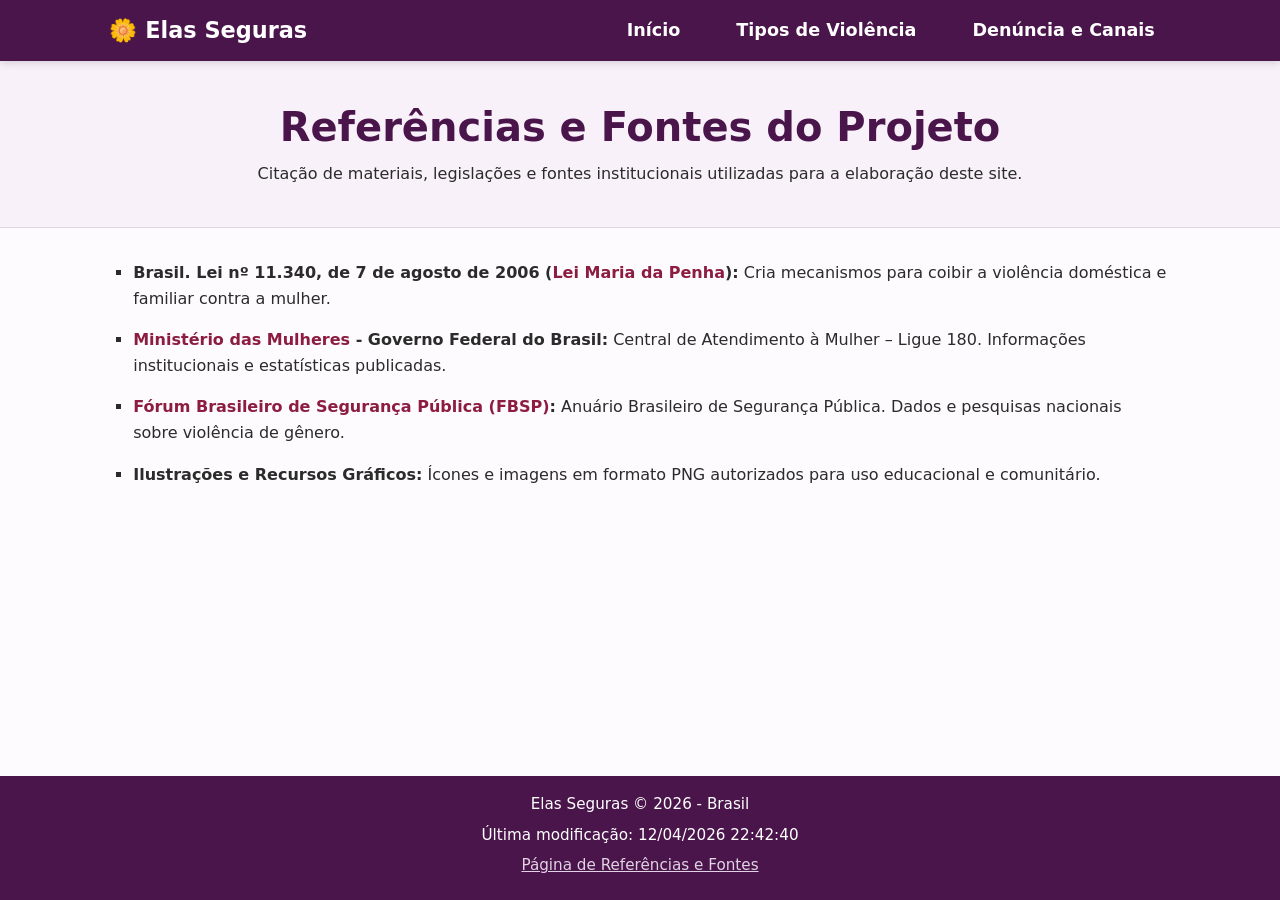
<file: projeto/referencias.html>
<!------------------------------------------
   Projeto: Elas Seguras
   Curso: WDD 131 - Fundamentos da Web Dinâmica
   Autor: Caroline Marques Morais Cardoso
------------------------------------------->

<!DOCTYPE html>
<html lang="pt-BR">
<head>
    <meta charset="UTF-8">
    <meta name="viewport" content="width=device-width, initial-scale=1.0">
    <meta name="description" content="Página de fontes e referências bibliográficas do projeto Elas Seguras.">
    <meta name="author" content="Caroline Marques Morais Cardoso">
    <title>🌼 Elas Seguras</title>
    <link rel="stylesheet" href="estilo/projeto.css">
    <script src="scripts/projeto-final.js" defer></script>
</head>
<body>
    <header class="site-header">
        <div class="header-container">
            <div class="logo-container">
                <span class="logo-icon">🌼</span>
                <span class="logo-text">Elas Seguras</span>
            </div>
            <button class="hamburger-btn" id="hamburgerBtn" aria-label="Abrir menu de navegação">
                <span></span>
                <span></span>
                <span></span>
            </button>
            <nav class="nav-menu" id="navMenu">
                <ul>
                    <li><a href="index.html">Início</a></li>
                    <li><a href="tipos.html">Tipos de Violência</a></li>
                    <li><a href="denuncia.html">Denúncia e Canais</a></li>
                </ul>
            </nav>
        </div>
    </header>

    <main class="main-content">
        <section class="page-title-banner">
            <h1>Referências e Fontes do Projeto</h1>
            <p>Citação de materiais, legislações e fontes institucionais utilizadas para a elaboração deste site.</p>
        </section>

        <section class="section-container">
            <ul class="references-list">
                <li><strong>Brasil. Lei nº 11.340, de 7 de agosto de 2006 (<a href="https://www.planalto.gov.br/ccivil_03/_ato2004-2006/2006/lei/l11340.htm" target="_blank" rel="noopener noreferrer">Lei Maria da Penha</a>):</strong> Cria mecanismos para coibir a violência doméstica e familiar contra a mulher.</li>
                <li><strong><a href="https://www.gov.br/mulheres/pt-br/ligue180" target="_blank" rel="noopener noreferrer">Ministério das Mulheres</a> - Governo Federal do Brasil:</strong> Central de Atendimento à Mulher – Ligue 180. Informações institucionais e estatísticas publicadas.</li>
                <li><strong><a href="https://forumseguranca.org.br/publicacoes/" target="_blank" rel="noopener noreferrer">Fórum Brasileiro de Segurança Pública (FBSP)</a>:</strong> Anuário Brasileiro de Segurança Pública. Dados e pesquisas nacionais sobre violência de gênero.</li>
                <li><strong>Ilustrações e Recursos Gráficos:</strong> Ícones e imagens em formato PNG autorizados para uso educacional e comunitário.</li>
            </ul>
        </section>
    </main>

    <footer>
        <div class="footer-container">
            <p>Elas Seguras &copy; <span id="anoAtual"></span> - Brasil</p>
            <p>Última modificação: <span id="ultimaModificacao"></span></p>
            <p class="footer-links"><a href="referencias.html">Página de Referências e Fontes</a></p>
        </div>
    </footer>
</body>
</html>
</file>
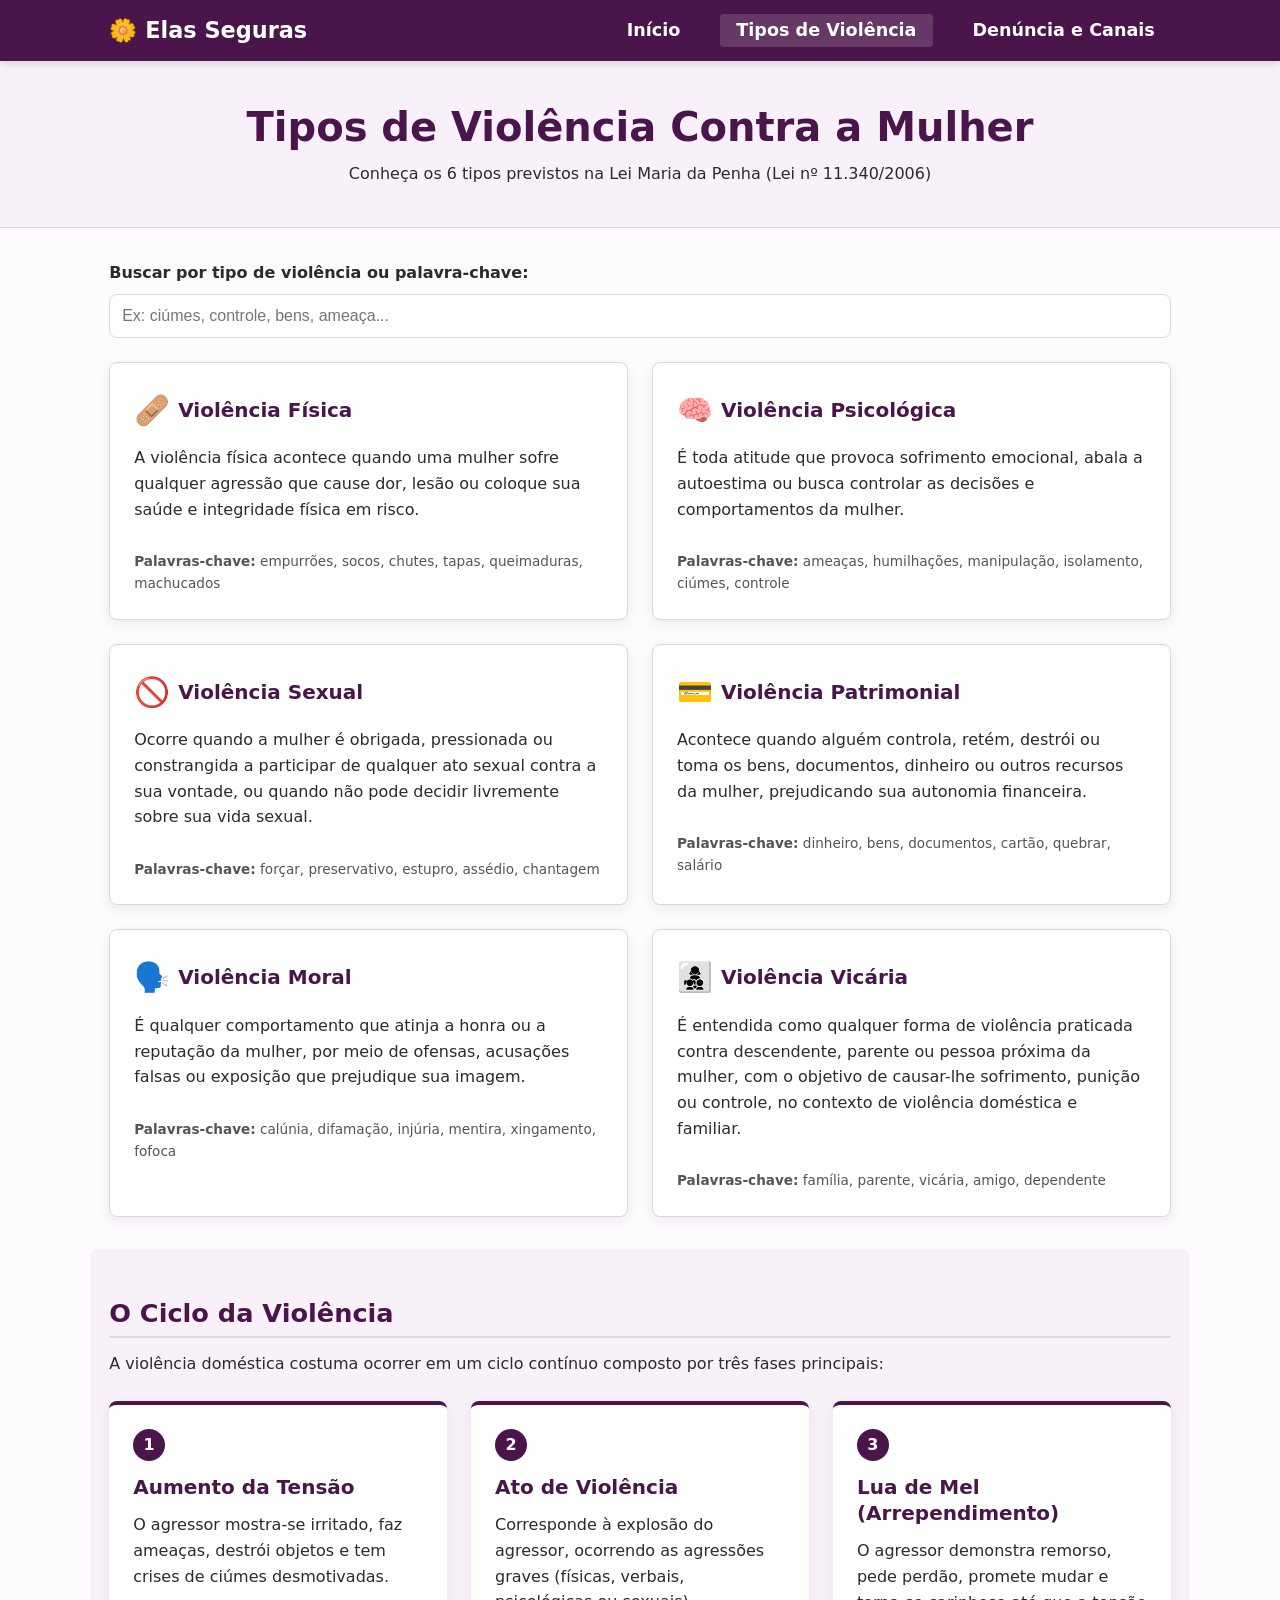
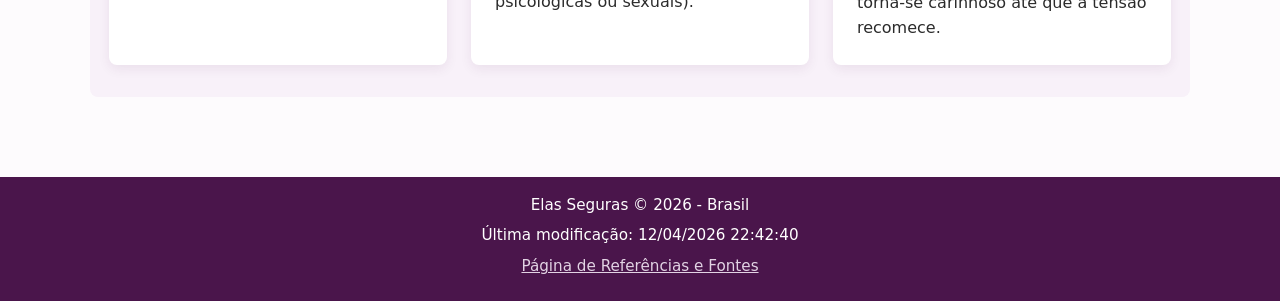
<file: projeto/tipos.html>
<!------------------------------------------
   Projeto: Elas Seguras
   Curso: WDD 131 - Fundamentos da Web Dinâmica
   Autor: Caroline Marques Morais Cardoso
------------------------------------------->

<!DOCTYPE html>
<html lang="pt-BR">
<head>
    <meta charset="UTF-8">
    <meta name="viewport" content="width=device-width, initial-scale=1.0">
    <meta name="description" content="Conheça os 6 tipos de violência previstos na Lei Maria da Penha: física, psicológica, moral, patrimonial e sexual.">
    <meta name="author" content="Caroline Marques Morais Cardoso">
    <title>🌼 Elas Seguras</title>
    <link rel="stylesheet" href="estilo/projeto.css">
    <script src="scripts/projeto-final.js" defer></script>
</head>
<body>
    <header class="site-header">
        <div class="header-container">
            <div class="logo-container">
                <span class="logo-icon">🌼</span>
                <span class="logo-text">Elas Seguras</span>
            </div>
            <button class="hamburger-btn" id="hamburgerBtn" aria-label="Abrir menu de navegação">
                <span></span>
                <span></span>
                <span></span>
            </button>
            <nav class="nav-menu" id="navMenu">
                <ul>
                    <li><a href="index.html">Início</a></li>
                    <li><a href="tipos.html" class="active">Tipos de Violência</a></li>
                    <li><a href="denuncia.html">Denúncia e Canais</a></li>
                </ul>
            </nav>
        </div>
    </header>

    <main class="main-content">
        <section class="page-title-banner">
            <h1>Tipos de Violência Contra a Mulher</h1>
            <p>Conheça os 6 tipos previstos na Lei Maria da Penha (Lei nº 11.340/2006)</p>
        </section>

        <section class="section-container">
            <div class="search-box">
                <label for="searchInput"><strong>Buscar por tipo de violência ou palavra-chave:</strong></label>
                <input type="text" id="searchInput" placeholder="Ex: ciúmes, controle, bens, ameaça...">
            </div>

            <div id="typesGrid" class="types-grid">
            </div>
        </section>

        <section class="section-container bg-light">
            <h2>O Ciclo da Violência</h2>
            <p>A violência doméstica costuma ocorrer em um ciclo contínuo composto por três fases principais:</p>
            <div class="cycle-container">
                <div class="cycle-card">
                    <span class="cycle-number">1</span>
                    <h3>Aumento da Tensão</h3>
                    <p>O agressor mostra-se irritado, faz ameaças, destrói objetos e tem crises de ciúmes desmotivadas.</p>
                </div>
                <div class="cycle-card">
                    <span class="cycle-number">2</span>
                    <h3>Ato de Violência</h3>
                    <p>Corresponde à explosão do agressor, ocorrendo as agressões graves (físicas, verbais, psicológicas ou sexuais).</p>
                </div>
                <div class="cycle-card">
                    <span class="cycle-number">3</span>
                    <h3>Lua de Mel (Arrependimento)</h3>
                    <p>O agressor demonstra remorso, pede perdão, promete mudar e torna-se carinhoso até que a tensão recomece.</p>
                </div>
            </div>
        </section>
    </main>

    <footer>
        <div class="footer-container">
            <p>Elas Seguras &copy; <span id="anoAtual"></span> - Brasil</p>
            <p>Última modificação: <span id="ultimaModificacao"></span></p>
            <p class="footer-links"><a href="referencias.html">Página de Referências e Fontes</a></p>
        </div>
    </footer>
</body>
</html>
</file>
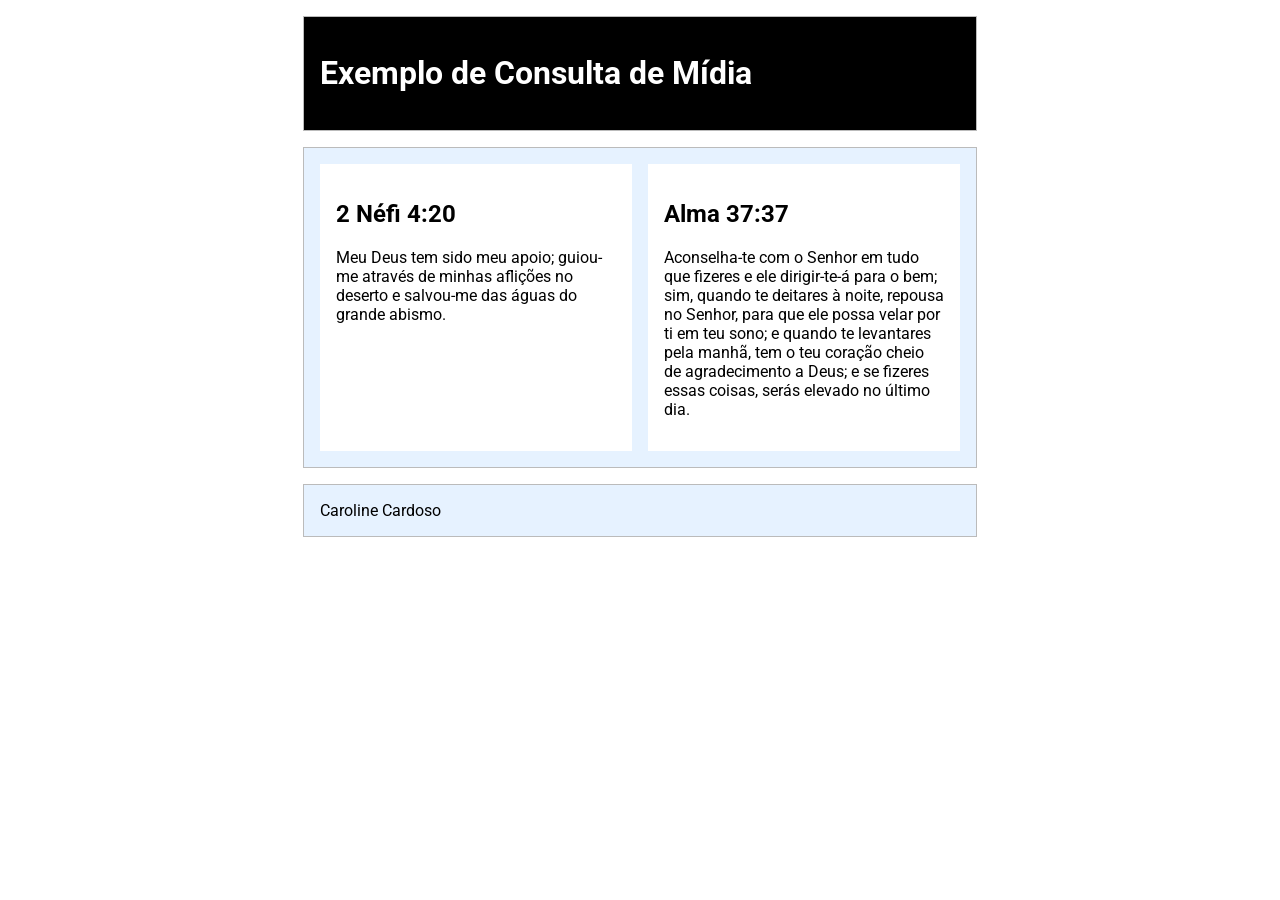
<file: semana_2/consulta-de-midia.html>
<!DOCTYPE html>
<html lang="en">

<head>

    <head>
        <meta charset="utf-8">
        <meta name="viewport" content="width=device-width, initial-scale=1.0">
        <title>WDD 131 - Exemplo de Consulta de Mídia</title>
        <meta name="description" content="Página de exemplo da atividade de aprendizagem sobre consulta de mídia.">
        <meta name=" author" content="Caroline Cardoso">
        <link rel="preconnect" href="https://fonts.googleapis.com">
        <link rel="preconnect" href="https://fonts.gstatic.com" crossorigin>
        <link href="https://fonts.googleapis.com/css?family=Roboto&display=swap" rel="stylesheet">
        <link rel=" stylesheet" href="estilos/consulta-de-midia.css">
        <link rel="stylesheet" href="estilos/consulta-de-midia-grande.css">
    </head>
</head>

<body>
 <header>
        <h1>Exemplo de Consulta de Mídia</h1>
    </header>
    <main>
        <section>
            <h2>2 Néfi 4:20</h2>
            <p>Meu Deus tem sido meu apoio; guiou-me através de minhas aflições no deserto e salvou-me das águas do grande abismo.</p>
        </section>
        <section>
            <h2>Alma 37:37</h2>
            <p>Aconselha-te com o Senhor em tudo que fizeres e ele dirigir-te-á para o bem; sim, quando te deitares à noite, repousa no Senhor, para que ele possa velar por ti em teu sono; e quando te levantares pela manhã, tem o teu coração cheio de agradecimento a Deus; e se fizeres essas coisas, serás elevado no último dia.</p>
        </section>
    </main>
    <footer>
        Caroline Cardoso
    </footer>
</body>

</html>
</file>
<file: projeto/estilo/projeto.css>
/* ===========================================
   Projeto: Elas Seguras
   Curso: WDD 131 - Fundamentos da Web Dinâmica
   Autor: Caroline Marques Morais Cardoso
============================================= */

:root {
    --primary-purple: #4a154b;
    --primary-hover: #360e37;
    --accent-vinho: #8c1d40;
    --accent-vinho-hover: #6b1430;
    --bg-light: #f8f1f9;
    --bg-card: #ffffff;
    --text-color: #2b2b2b;
    --text-muted: #555555;
    --border-color: #e2d3e4;
    --shadow-soft: 0 4px 12px rgba(74, 21, 75, 0.08);
    --radius-default: 8px;
    --transition-fast: 0.3s ease;
    --font-main: 'Segoe UI', system-ui, -apple-system, sans-serif;
}

*, *::before, *::after {
    box-sizing: border-box;
    margin: 0;
    padding: 0;
}

body {
    font-family: var(--font-main);
    line-height: 1.6;
    color: var(--text-color);
    background-color: #fdfbfd;
    display: flex;
    flex-direction: column;
    min-height: 100vh;
}

h1, h2, h3, h4 {
    color: var(--primary-purple);
    margin-bottom: 0.8rem;
    line-height: 1.3;
}

h1 { font-size: 2rem; }
h2 { font-size: 1.6rem; border-bottom: 2px solid var(--border-color); padding-bottom: 0.4rem; margin-top: 1rem; }
h3 { font-size: 1.25rem; }

p { margin-bottom: 1rem; }
p:last-child { margin-bottom: 0; }

a {
    color: var(--accent-vinho);
    text-decoration: none;
    transition: color var(--transition-fast);
}

a:hover, a:focus {
    color: var(--primary-purple);
    text-decoration: underline;
}

img {
    max-width: 100%;
    height: auto;
    display: block;
    border-radius: var(--radius-default);
}

.site-header {
    background-color: var(--primary-purple);
    color: #ffffff;
    position: sticky;
    top: 0;
    z-index: 1000;
    box-shadow: 0 2px 8px rgba(0,0,0,0.15);
}

.header-container {
    max-width: 1100px;
    margin: 0 auto;
    padding: 0.8rem 1.2rem;
    display: flex;
    justify-content: space-between;
    align-items: center;
}

.logo-container {
    display: flex;
    align-items: center;
    gap: 0.5rem;
    font-size: 1.4rem;
    font-weight: bold;
    color: #ffffff;
}

.hamburger-btn {
    display: flex;
    flex-direction: column;
    justify-content: space-between;
    width: 30px;
    height: 21px;
    background: transparent;
    border: none;
    cursor: pointer;
    padding: 0;
}

.hamburger-btn span {
    width: 100%;
    height: 3px;
    background-color: #ffffff;
    border-radius: 2px;
    transition: all var(--transition-fast);
}

.nav-menu {
    display: none;
    width: 100%;
    position: absolute;
    top: 100%;
    left: 0;
    background-color: var(--primary-purple);
    padding: 1rem 0;
    border-top: 1px solid rgba(255,255,255,0.1);
}

.nav-menu.active {
    display: block;
}

.nav-menu ul {
    list-style: none;
    display: flex;
    flex-direction: column;
    align-items: center;
    gap: 1rem;
}

.nav-menu a {
    color: #ffffff;
    font-weight: 600;
    font-size: 1.1rem;
    padding: 0.4rem 1rem;
    border-radius: 4px;
}

.nav-menu a:hover, .nav-menu a.active {
    background-color: rgba(255, 255, 255, 0.15);
    text-decoration: none;
}

.main-content {
    flex: 1;
}

.section-container {
    max-width: 1100px;
    margin: 2rem auto;
    padding: 0 1.2rem;
}

.bg-light {
    background-color: var(--bg-light);
    padding-top: 2rem;
    padding-bottom: 2rem;
    border-radius: var(--radius-default);
}

.section-intro {
    font-size: 1.1rem;
    color: var(--text-muted);
    margin-bottom: 1.5rem;
}

.hero-banner {
    background: linear-gradient(135deg, var(--primary-purple), var(--accent-vinho));
    color: #ffffff;
    text-align: center;
    padding: 3.5rem 1.2rem;
}

.hero-overlay {
    max-width: 800px;
    margin: 0 auto;
}

.hero-banner h1 {
    color: #ffffff;
    font-size: 2.2rem;
    margin-bottom: 1rem;
}

.hero-banner p {
    font-size: 1.15rem;
    margin-bottom: 2rem;
    opacity: 0.95;
}

.hero-actions {
    display: flex;
    flex-wrap: wrap;
    justify-content: center;
    gap: 1rem;
}

.page-title-banner {
    background-color: var(--bg-light);
    padding: 2.5rem 1.2rem;
    text-align: center;
    border-bottom: 1px solid var(--border-color);
}

.page-title-banner h1 {
    margin-bottom: 0.5rem;
}

.btn {
    display: inline-block;
    padding: 0.75rem 1.5rem;
    font-size: 1rem;
    font-weight: bold;
    text-align: center;
    border-radius: var(--radius-default);
    border: 2px solid transparent;
    cursor: pointer;
    transition: all var(--transition-fast);
}

.btn-primary {
    background-color: var(--primary-purple);
    color: #ffffff;
}

.btn-primary:hover{
    background-color: var(--primary-hover);
    color: #ffffff;
    text-decoration: none;
}


.btn-secondary {
    background-color: var(--accent-vinho);
    color: #ffffff;
    border-color: var(--accent-vinho);
}

.btn-secondary:hover {
    background-color: var(--accent-vinho-hover);
    border-color: var(--accent-vinho-hover);
    color: #ffffff;
    text-decoration: none;
}

.btn-outline {
    background-color: transparent;
    color: var(--primary-purple);
    border-color: var(--primary-purple);
}

.btn-outline:hover {
    background-color: var(--primary-purple);
    color: #ffffff;
    text-decoration: none;
}

.grid-2col {
    display: grid;
    grid-template-columns: 1fr;
    gap: 2rem;
    align-items: center;
    margin-top: 1.5rem;
}

.cards-grid, .types-grid, .channels-grid {
    display: grid;
    grid-template-columns: 1fr;
    gap: 1.5rem;
    margin-top: 1.5rem;
}

.card, .type-card, .channel-card {
    background-color: var(--bg-card);
    border: 1px solid var(--border-color);
    border-radius: var(--radius-default);
    padding: 1.5rem;
    box-shadow: var(--shadow-soft);
    display: flex;
    flex-direction: column;
}

.card-tag {
    align-self: flex-start;
    background-color: var(--bg-light);
    color: var(--primary-purple);
    font-size: 0.8rem;
    font-weight: bold;
    text-transform: uppercase;
    padding: 0.2rem 0.6rem;
    border-radius: 4px;
    margin-bottom: 0.8rem;
}

.filter-controls {
    display: flex;
    gap: 0.5rem;
    flex-wrap: wrap;
    margin-bottom: 1rem;
}

.btn-filter {
    background-color: var(--bg-card);
    border: 1px solid var(--border-color);
    color: var(--text-color);
    padding: 0.4rem 1rem;
    border-radius: 20px;
    cursor: pointer;
    font-weight: 600;
}

.btn-filter.active, .btn-filter:hover {
    background-color: var(--primary-purple);
    color: #ffffff;
    border-color: var(--primary-purple);
}

.search-box {
    margin-bottom: 1.5rem;
}

.search-box label {
    display: block;
    margin-bottom: 0.5rem;
}

.search-box input {
    width: 100%;
    padding: 0.75rem;
    border: 1px solid var(--border-color);
    border-radius: var(--radius-default);
    font-size: 1rem;
}

.cycle-container {
    display: grid;
    grid-template-columns: 1fr;
    gap: 1.5rem;
    margin-top: 1.5rem;
}

.cycle-card {
    background-color: var(--bg-card);
    border-top: 4px solid var(--primary-purple);
    border-radius: var(--radius-default);
    padding: 1.5rem;
    position: relative;
    box-shadow: var(--shadow-soft);
}

.cycle-number {
    display: inline-block;
    background-color: var(--primary-purple);
    color: #ffffff;
    width: 32px;
    height: 32px;
    border-radius: 50%;
    text-align: center;
    line-height: 32px;
    font-weight: bold;
    margin-bottom: 0.8rem;
}

.support-status-box {
    background-color: var(--bg-light);
    border: 1px dashed var(--primary-purple);
    border-radius: var(--radius-default);
    padding: 1.5rem;
    text-align: center;
}

.form-container {
    background-color: var(--bg-card);
    border: 1px solid var(--border-color);
    border-radius: var(--radius-default);
    padding: 1.8rem;
    box-shadow: var(--shadow-soft);
    max-width: 700px;
    margin: 1.5rem auto 0 auto;
}

.form-group {
    margin-bottom: 1.2rem;
}

.form-group label {
    display: block;
    font-weight: 600;
    margin-bottom: 0.4rem;
}

.required {
    color: var(--accent-vinho);
}

.form-group input[type="text"],
.form-group input[type="email"],
.form-group input[type="tel"],
.form-group select,
.form-group textarea {
    width: 100%;
    padding: 0.7rem;
    border: 1px solid var(--border-color);
    border-radius: 4px;
    font-size: 1rem;
    font-family: inherit;
}

.form-group input:focus, .form-group select:focus, .form-group textarea:focus {
    outline: 2px solid var(--primary-purple);
    border-color: transparent;
}

.form-fieldset {
    border: 1px solid var(--border-color);
    border-radius: 4px;
    padding: 1rem;
    margin-bottom: 1.2rem;
}

.form-fieldset legend {
    font-weight: 600;
    padding: 0 0.4rem;
}

.radio-group {
    display: flex;
    flex-direction: column;
    gap: 0.5rem;
    margin-top: 0.4rem;
}

.checkbox-group label {
    display: flex;
    align-items: flex-start;
    gap: 0.5rem;
    font-weight: normal;
}

.btn-submit {
    width: 100%;
    background-color: var(--primary-purple);
    color: #ffffff;
}

.btn-submit:hover {
    background-color: var(--primary-hover);
}

.feedback-message {
    margin-top: 1.5rem;
    padding: 1.2rem;
    border-radius: var(--radius-default);
    background-color: #e8f5e9;
    border: 1px solid #4caf50;
    color: #1b5e20;
    text-align: center;
}

.references-list {
    list-style-type: square;
    padding-left: 1.5rem;
}

.references-list li {
    margin-bottom: 1rem;
}

footer {
    background-color: var(--primary-purple);
    color: #ffffff;
    text-align: center;
    padding: 1rem 1.2rem;
    margin-top: 3rem;
}

.footer-container p {
    margin-bottom: 0.4rem;
    font-size: 0.95rem;
}

.footer-links a {
    color: #e2d3e4;
    text-decoration: underline;
}

.footer-links a:hover {
    color: #ffffff;
}

@media (min-width: 600px) {
    
    .cards-grid, .types-grid, .channels-grid {
        grid-template-columns: repeat(2, 1fr);
    }

    .cycle-container {
        grid-template-columns: repeat(3, 1fr);
    }

    .radio-group {
        flex-direction: row;
        gap: 1.5rem;
    }
}

@media (min-width: 850px) {
    .hamburger-btn {
        display: none;
    }

    .nav-menu {
        display: block !important;
        position: static;
        width: auto;
        background: none;
        padding: 0;
        border: none;
    }

    .nav-menu ul {
        flex-direction: row;
        gap: 1.5rem;
    }

    .grid-2col {
        grid-template-columns: 1fr 1fr;
    }

    .cards-grid {
        grid-template-columns: repeat(2, 1fr);
    }

    h1 { font-size: 2.5rem; }
}
</file>
<file: estilos/formulario.css>
:root {
    --primary-color: #003366;
    --secondary-color: #0055a5;
    --accent-color: #d9534f;
    --star-active: #ffb400;
    --bg-color: #f4f6f8;
    --text-color: #333333;
    --border-color: #cccccc;
    --font-family: Arial, Helvetica, sans-serif;
}

* {
    box-sizing: border-box;
    margin: 0;
    padding: 0;
}

body {
    font-family: var(--font-family);
    background-color: var(--bg-color);
    color: var(--text-color);
    line-height: 1.6;
    display: flex;
    flex-direction: column;
    min-height: 100vh;
}

header {
    background-color: var(--primary-color);
    color: #ffffff;
    text-align: center;
    padding: 1rem;
}

header h1 {
    font-size: 1.5rem;
    margin-bottom: 0.5rem;
}


main {
    max-width: 600px;
    width: 90%;
    margin: 2rem auto;
    background: #ffffff;
    padding: 1.5rem;
    border-radius: 8px;
    box-shadow: 0 4px 6px rgba(0, 0, 0, 0.1);
    flex: 1;
}

h2 {
    color: var(--primary-color);
    margin-bottom: 0.5rem;
}

.form-item {
    margin-bottom: 1.25rem;
    display: flex;
    flex-direction: column;
}

label, legend {
    font-weight: bold;
    margin-bottom: 0.3rem;
    color: #222;
}

.required {
    color: var(--accent-color);
}

input[type="text"],
input[type="date"],
select,
textarea {
    width: 100%;
    padding: 0.6rem;
    border: 1px solid var(--border-color);
    border-radius: 4px;
    font-size: 1rem;
}

input[type="text"]:focus,
input[type="date"]:focus,
select:focus,
textarea:focus {
    outline: none;
    border-color: var(--secondary-color);
    box-shadow: 0 0 4px rgba(0, 85, 165, 0.3);
}

fieldset {
    border: 1px solid var(--border-color);
    border-radius: 4px;
    padding: 1rem;
}

.checkboxes label {
    display: block;
    font-weight: normal;
    margin-bottom: 0.4rem;
    cursor: pointer;
}

.checkboxes input {
    margin-right: 0.5rem;
}

.rating-fieldset {
    border: 1px solid var(--border-color);
}

.rating {
    display: flex;
    flex-direction: row-reverse;
    justify-content: flex-end;
    gap: 0.2rem;
}

.rating input {
    display: none;
}

.rating label {
    font-size: 2rem;
    color: #ccc;
    cursor: pointer;
    transition: color 0.2s ease;
    margin: 0;
}

.rating input:checked ~ label,
.rating label:hover,
.rating label:hover ~ label {
    color: var(--star-active);
}

.submitBtn, .btn-back {
    background-color: var(--primary-color);
    color: white;
    padding: 0.8rem;
    border: none;
    border-radius: 4px;
    font-size: 1.1rem;
    font-weight: bold;
    cursor: pointer;
    text-align: center;
    text-decoration: none;
    display: inline-block;
    transition: background-color 0.2s ease;
}

.submitBtn:hover, .btn-back:hover {
    background-color: var(--secondary-color);
}

.confirmation {
    text-align: center;
}

.counter-box {
    background-color: #e9f3ff;
    border: 1px solid #b6d4fe;
    padding: 1rem;
    border-radius: 6px;
    margin: 1.5rem 0;
}

footer {
    background-color: var(--primary-color);
    color: white;
    text-align: center;
    padding: 1rem;
    font-size: 0.9rem;
    margin-top: auto;
}

@media screen and (min-width: 600px) {
    main {
        padding: 2rem;
    }

    header h1 {
        font-size: 2rem;
    }
}
</file>
<file: estilos/local.css>
:root {
    --primary-red: #BA0C2F; 
    --primary-blue: #00205B;  
    --white: #FFFFFF;
    --dark-text: #222222;
    --light-bg: #F0F4F8; 
    --card-shadow: 0 4px 10px rgba(0, 0, 0, 0.15);
    --font-family: 'Segoe UI', Tahoma, Geneva, Verdana, sans-serif;
}

* {
    margin: 0;
    padding: 0;
    box-sizing: border-box;
}

body {
    font-family: var(--font-family);
    background-color: var(--light-bg);
    color: var(--dark-text);
    line-height: 1.5;
    display: flex;
    flex-direction: column;
    align-items: center;
}

header {
    background-color: var(--primary-red);
    width: 100%;
    padding: 20px;
    text-align: center;
}

header h1 {
    color: var(--white);
    font-size: 2.2rem;
    font-weight: 600;
}

.divider {
    background-color: var(--primary-blue);
    height: 10px;
    width: 100%;
    max-width: 1200px;
}

main {
    width: 100%;
    background-color: var(--white);
}

.hero-container {
    display: flex;
    flex-direction: column;
}

.hero-image img {
    width: 100%;
    height: auto;
    display: block;
    object-fit: cover;
}

.card {
    background-color: var(--white);
    padding: 20px;
    width: 100%;
    border-bottom: 1px solid #ddd;
}

.card-title-box h2 {
    font-size: 1.8rem;
    text-align: center;
    margin-bottom: 15px;
}

.weather-icon-mobile {
    display: flex;
    justify-content: center;
    margin-bottom: 15px;
}

.info-table {
    width: 100%;
    border-collapse: collapse;
    max-width: 400px;
    margin: 0 auto;
}

.info-table td {
    padding: 6px 12px;
    font-size: 0.95rem;
}

.info-table td.label {
    font-weight: bold;
    text-align: right;
    width: 50%;
}

footer {
    background-color: var(--primary-red);
    color: var(--white);
    width: 100%;
    padding: 25px 15px;
    text-align: center;
    font-size: 0.9rem;
}

.last-modified {
    font-size: 0.85rem;
    opacity: 0.9;
}
</file>
<file: estilos/local-grande.css>
@media (min-width: 768px) {
    .hero-container {
        position: relative;
        display: grid;
        grid-template-columns: 1fr;
    }

    .hero-image img {
        height: 550px;
        width: 100%;
    }

    .card {
        position: absolute;
        background-color: rgba(255, 255, 255, 0.65);
        border: none;
        box-shadow: var(--card-shadow);
        border-radius: 4px;
        width: 320px;
        padding: 0 0 20px 0;
        overflow: hidden;
    }

    .data-card {
        top: 40px;
        left: 40px;
    }

    .weather-card {
        bottom: 40px;
        right: 40px;
    }

    .card-title-box {
        background-color: var(--primary-blue);
        padding: 12px;
        margin-top: 30px;
        margin-bottom: 20px;
        margin-right: 60px;
    }

    .card-title-box h2 {
        color: var(--white);
        margin-bottom: 0;
        text-align: left;
        font-size: 1.5rem;
        padding-left: 15px;
    }

    .info-table {
        max-width: 100%;
    }

    .info-table td {
        font-size: 0.85rem;
        padding: 4px 10px;
    }

    .info-table td.label {
        width: 45%;
    }

    .weather-icon-mobile {
        display: none;
    }

    .weather-title::after {
        content: " ⛅";
        font-size: 1.4rem;
        vertical-align: middle;
    }
}
</file>
<file: estilos/templos.css>
* {
    margin: 0;
    padding: 0;
    box-sizing: border-box;
}

body {
    font-family: Roboto, sans-serif;
}

header {
    background-color: #ace;
    padding: 0.5rem;
}

h1 {
    padding: 0.5rem;
}

p {
    margin: 1rem auto;
    padding: 0.5rem;
    text-align: center;
    width: fit-content;
}

h2 {
    text-align: center;
    padding: 1rem;
    margin-top: 20px;
}

.container1{
    display: flex;
    flex-direction: row;
    align-items: center;
    justify-content: space-evenly;
    width: 100%;
}

.container2 {
    padding-top: 1rem;
    align-items: normal;
    flex-direction: row;
    justify-content: space-evenly;
    width: 100%;
    display: flex;
}

#menu {
    font-size: 2.5rem;
    font-weight: 700;
    text-decoration: none;
    padding: 0.5rem 0.75rem;
    background-color: #ace;
    color: #000;
    display: flex;
    width: 100%;
    justify-content: center;
    padding-top: 10px;
}

#menu::before {
    content: "≡";
}

nav {
    background-color: #ace;
    display: flex;
}

.navigation {
    list-style: none;
    margin: 0 auto;
    max-width: 760px;
}

.navigation li {
    display: none;
}

.navigation a {
    display: block;
    padding: 1rem;
    text-align: left;
    text-decoration: none;
    color: black;
    font-weight: 300;
    transition: 0.5s;
    font-size: larger;
}

.navigation a:hover,
.navigation a:active {
    color: white;
    background-color: black;
}

.show li {
    display: block;
}

#menu.show::before {
    content: "X";
}

.alinhar {
    display: grid;
    grid-template-columns: repeat(auto-fit, minmax(350px, 1fr));
}

figure {
    display: flex;
    flex-direction: column;
    text-align: center;
    align-items: center;
}

figure img {
    width: 70%;
    margin: 10px;

}

.section1 {
    padding: 20px;
    margin: 10px 0 20px 0;
}

footer {
	background-color: #ace;
	color: #201e1e;
	text-align: center;
	padding: 1rem;
	margin-top: 2rem;
	margin-bottom: 0;
	font-family: 'Gill Sans', 'Gill Sans MT', Calibri, 'Trebuchet MS', sans-serif, Times, serif;
}
</file>
<file: estilos/templos-grande.css>
@media only screen and (min-width: 40em) {
    .navigation {
        display: flex;
    }

    .navigation li {
        display: block;
        flex: 1 1 100%;
    }

    .navigation a {
        text-align: center;
    }

    .container {
        display: flex;
        flex-direction: row;
        align-items: normal;
        justify-content: space-evenly;
        width: 100%;
    }

    #menu {
        display: none;
    }

}
</file>
<file: projeto/estilo/estilo.css>
:root {
    --primary-color: #4A154B;
    --accent-color: #8C1D40;
    --bg-light: #F8F1F9;
    --text-color: #2B2B2B;
    --white: #FFFFFF;
    --border-color: #E1D5E7;
}

body {
    font-family: Arial, 'Helvetica Neue', sans-serif;
    color: var(--text-color);
    background-color: #FCFBFE;
    margin: 0;
    padding: 20px;
    line-height: 1.6;
}

header {
    background-color: var(--primary-color);
    color: var(--white);
    padding: 25px 20px;
    border-bottom: 4px solid var(--accent-color);
    border-radius: 6px 6px 0 0;
}

header h1 {
    font-family: 'Segoe UI', Roboto, sans-serif;
    margin: 0 0 5px 0;
    font-size: 1.8rem;
}

header .subtitle {
    margin: 0;
    font-size: 1rem;
    color: #F3E5F5;
}

header .meta {
    margin-top: 8px;
    font-size: 0.85rem;
    color: #D1C4E9;
    text-transform: uppercase;
}

main {
    max-width: 900px;
    margin: 0 auto;
}

.card {
    background-color: var(--white);
    border: 1px solid var(--border-color);
    border-radius: 6px;
    padding: 20px;
    margin-top: 20px;
    box-shadow: 0 2px 4px rgba(0, 0, 0, 0.03);
}

h2 {
    font-family: 'Segoe UI', Roboto, sans-serif;
    color: var(--primary-color);
    border-left: 4px solid var(--accent-color);
    padding-left: 10px;
    margin-top: 0;
}

h3 {
    font-family: 'Segoe UI', Roboto, sans-serif;
    color: var(--accent-color);
    margin-top: 15px;
}

.scenario {
    background-color: var(--bg-light);
    border-left: 3px solid var(--primary-color);
    padding: 12px 16px;
    margin-bottom: 12px;
    border-radius: 0 4px 4px 0;
}

table {
    width: 100%;
    border-collapse: collapse;
    margin-top: 10px;
    background-color: var(--white);
}

th,
td {
    border: 1px solid var(--border-color);
    padding: 10px 12px;
    text-align: left;
}

th {
    background-color: var(--primary-color);
    color: var(--white);
}

.swatch {
    display: inline-block;
    width: 16px;
    height: 16px;
    border-radius: 3px;
    vertical-align: middle;
    margin-right: 6px;
    border: 1px solid #CCC;
}

.color-primary {
    background-color: #4A154B;
}

.color-accent {
    background-color: #8C1D40;
}

.color-bg {
    background-color: #F8F1F9;
}

.color-text {
    background-color: #2B2B2B;
}

.wireframe-container {
    border: 2px dashed var(--accent-color);
    border-radius: 6px;
    padding: 12px;
    background-color: var(--white);
    margin-bottom: 20px;
}

img {
    max-width: 100%;
    height: auto;
    border: 1px solid #ccc;
    border-radius: 4px;
}

footer {
    text-align: center;
    padding: 20px;
    font-size: 0.85rem;
    color: #666;
    margin-top: 30px;
}
</file>
<file: semana_2/estilos/consulta-de-midia.css>
body {
font-family: 'Roboto', sans-serif;
}
header, main, footer {
max-width: 640px;
margin: 1rem auto;
border: 1px solid #bbb;
padding: 1rem;
background-color: #e6f2ff;
}
main {
display: grid;
grid-template-columns: 1fr;
grid-gap: 1rem;
}
section {
padding: 1rem;
background-color: #fff;
}
</file>
<file: semana_2/estilos/consulta-de-midia-grande.css>
@media screen and (min-width: 500px){
    header{
        background-color: black;
        color: white;
    }
    main{
        grid-template-columns: 1fr 1fr;
    }
}
</file>
